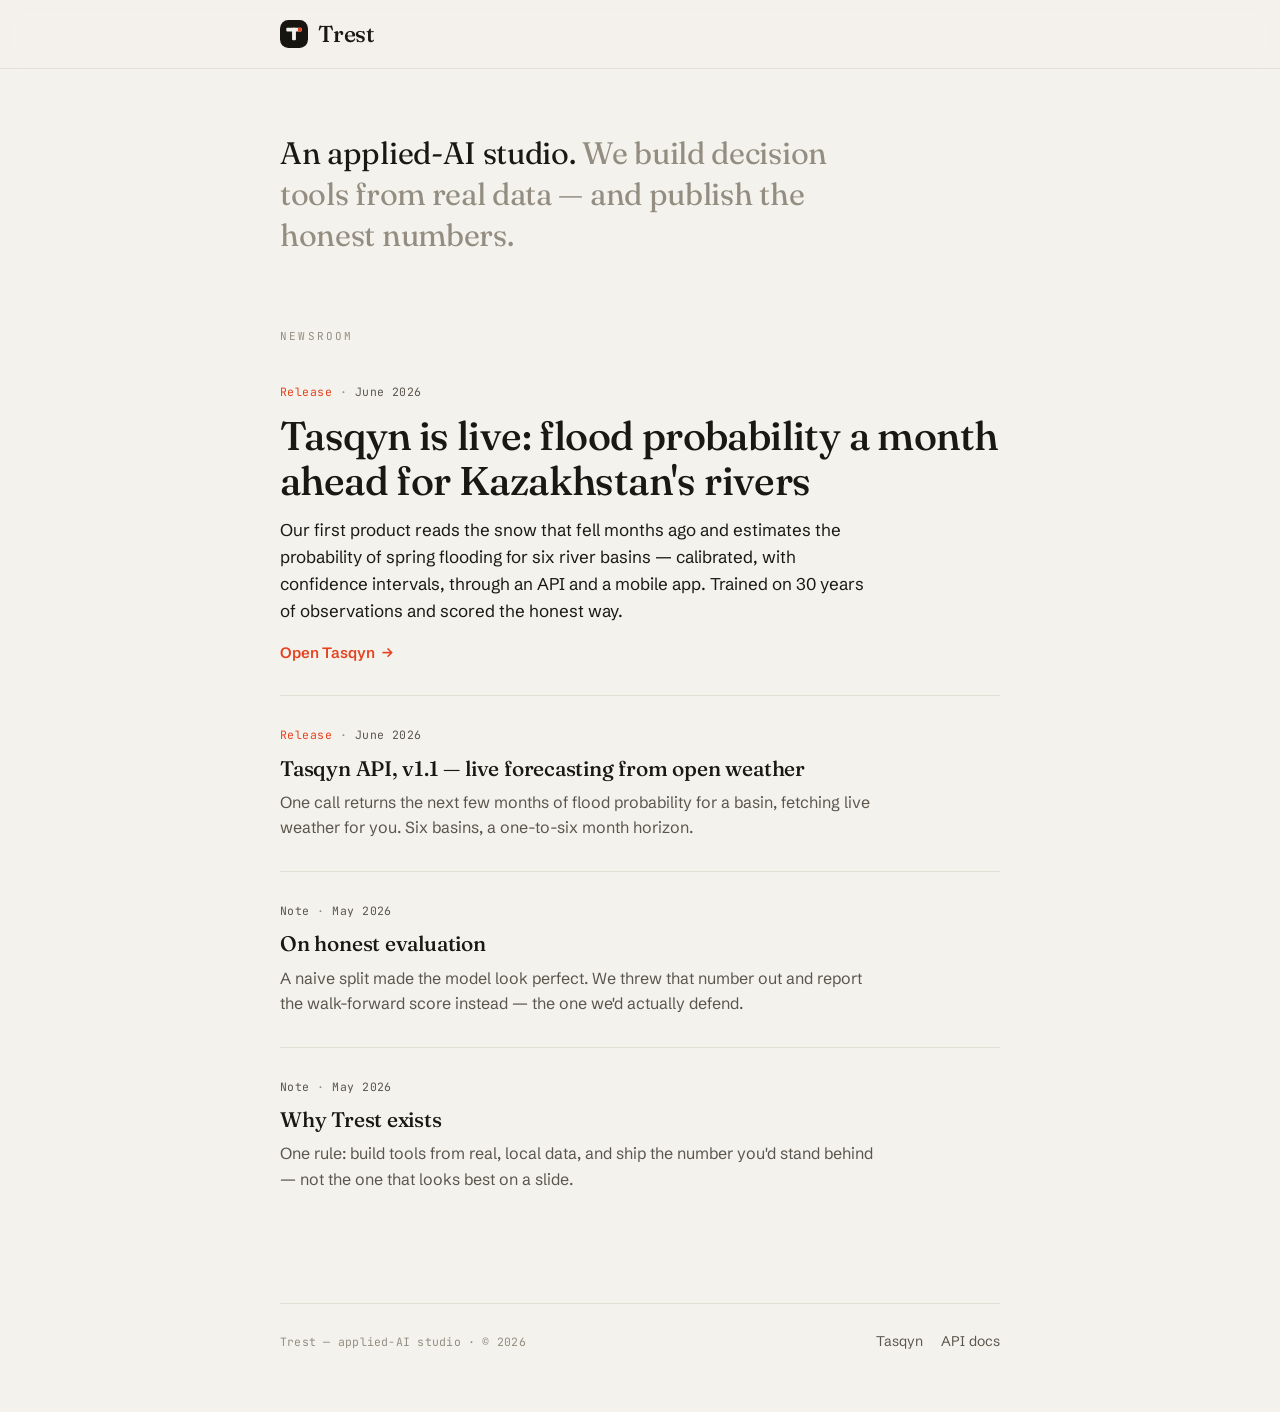
<file: index.html>
<!doctype html>
<html lang="en">
<head>
<meta charset="utf-8" />
<meta name="viewport" content="width=device-width, initial-scale=1" />
<title>Trest</title>
<meta name="description" content="Trest is an applied-AI studio building decision tools from real, local data. Latest: Tasqyn — month-ahead flood forecasting for Kazakhstan's rivers — is live." />
<link rel="icon" href="assets/trest-mark.svg" />
<link rel="preconnect" href="https://fonts.googleapis.com" />
<link rel="preconnect" href="https://fonts.gstatic.com" crossorigin />
<link href="https://fonts.googleapis.com/css2?family=Fraunces:opsz,wght@9..144,400;9..144,500;9..144,600&family=Schibsted+Grotesk:wght@400;500;600&family=JetBrains+Mono:wght@400;500&display=swap" rel="stylesheet" />
<link rel="stylesheet" href="trest.css" />
</head>
<body>

<!-- header: just the wordmark, top-left -->
<header class="top">
  <div class="row">
    <a class="wordmark" href="/" aria-label="Trest">
      <svg class="mark" viewBox="0 0 40 40" role="img" aria-label="Trest">
        <rect x="0" y="0" width="40" height="40" rx="12" fill="#17150f"/>
        <rect x="9" y="11" width="22" height="5.5" rx="1.6" fill="#f4f2ec"/>
        <rect x="17.25" y="11" width="5.5" height="18" rx="1.6" fill="#f4f2ec"/>
        <rect x="25.5" y="11" width="5.5" height="5.5" rx="1.6" fill="#e5421f"/>
      </svg>
      <span class="wm-text">Trest</span>
    </a>
  </div>
</header>

<main>
  <p class="intro rv">An applied-AI studio. <span class="q">We build decision tools from real data — and publish the honest numbers.</span></p>

  <div class="label rv">Newsroom</div>

  <div class="news">

    <!-- lead: Tasqyn release -->
    <article class="item lead link rv" data-href="tasqyn/">
      <div class="meta"><span class="rel">Release</span> · <span class="k">June 2026</span></div>
      <h2>Tasqyn is live: flood probability a month ahead for Kazakhstan's rivers</h2>
      <p>Our first product reads the snow that fell months ago and estimates the probability of spring
        flooding for six river basins — calibrated, with confidence intervals, through an API and a mobile
        app. Trained on 30 years of observations and scored the honest way.</p>
      <a class="more" href="tasqyn/">Open Tasqyn <span class="arr">→</span></a>
    </article>

    <article class="item link rv" data-href="tasqyn/docs.html">
      <div class="meta"><span class="rel">Release</span> · <span class="k">June 2026</span></div>
      <h3>Tasqyn API, v1.1 — live forecasting from open weather</h3>
      <p>One call returns the next few months of flood probability for a basin, fetching live weather for
        you. Six basins, a one-to-six month horizon.</p>
    </article>

    <article class="item link rv" data-href="tasqyn/index.html#model">
      <div class="meta"><span class="k">Note</span> · <span class="k">May 2026</span></div>
      <h3>On honest evaluation</h3>
      <p>A naive split made the model look perfect. We threw that number out and report the walk-forward
        score instead — the one we'd actually defend.</p>
    </article>

    <article class="item rv">
      <div class="meta"><span class="k">Note</span> · <span class="k">May 2026</span></div>
      <h3>Why Trest exists</h3>
      <p>One rule: build tools from real, local data, and ship the number you'd stand behind — not the one
        that looks best on a slide.</p>
    </article>

  </div>
</main>

<footer>
  <span class="who">Trest — applied-AI studio · © 2026</span>
  <span class="links">
    <a href="tasqyn/">Tasqyn</a>
    <a href="tasqyn/docs.html">API docs</a>
  </span>
</footer>

<script src="trest.js"></script>
</body>
</html>
</file>
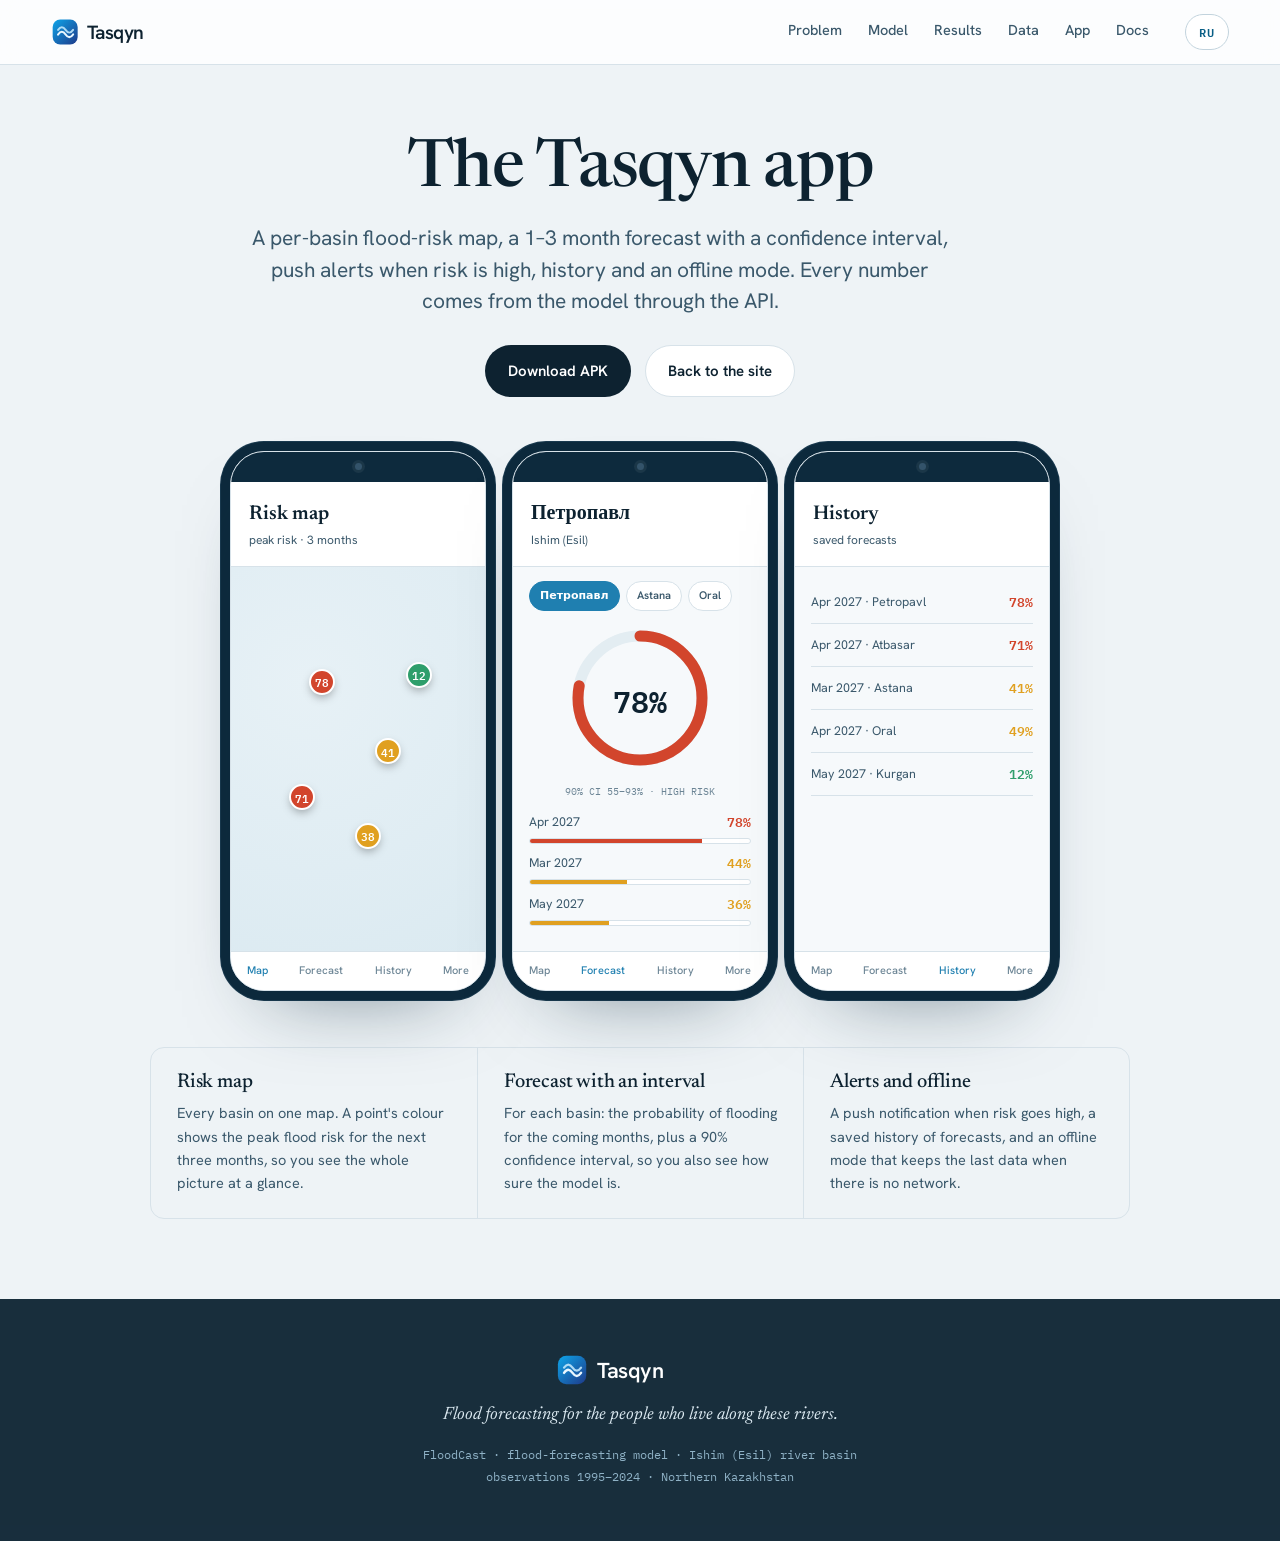
<file: tasqyn/app.html>
<!doctype html>
<html lang="en">
<head>
<meta charset="utf-8" />
<meta name="viewport" content="width=device-width, initial-scale=1" />
<title>The Tasqyn app — flood-risk map &amp; forecast</title>
<meta name="description" content="The Tasqyn mobile app: a per-basin flood-risk map, a 1–3 month forecast with a confidence interval, push alerts, history and an offline mode. Download the APK." />
<link rel="icon" href="assets/icon.svg" />
<link rel="preconnect" href="https://fonts.googleapis.com" />
<link rel="preconnect" href="https://fonts.gstatic.com" crossorigin />
<link href="https://fonts.googleapis.com/css2?family=Newsreader:ital,opsz,wght@0,6..72,400;0,6..72,500;0,6..72,600;1,6..72,400;1,6..72,500&family=Hanken+Grotesk:wght@400;500;600;700&family=IBM+Plex+Mono:wght@400;500;600&display=swap" rel="stylesheet" />
<link rel="stylesheet" href="styles.css" />
</head>
<body class="apppage-body">

<!-- NAV -->
<nav id="nav">
  <div class="wrap">
    <a class="brand" href="index.html#top" aria-label="Tasqyn">
      <svg class="logo" viewBox="0 0 178 36" role="img" aria-label="Tasqyn">
        <defs><linearGradient id="lgm" x1="0" y1="0" x2="1" y2="1"><stop offset="0" stop-color="#0ea5e9"/><stop offset="1" stop-color="#1e3a8a"/></linearGradient></defs>
        <rect x="2" y="3" width="30" height="30" rx="9" fill="url(#lgm)"/>
        <path d="M8.5 21 q4.5 -6.5 9 0 q4.5 6.5 9 0" stroke="#eaf7ff" stroke-width="2.6" fill="none" stroke-linecap="round"/>
        <path d="M8.5 15.5 q4.5 -6.5 9 0 q4.5 6.5 9 0" stroke="#bfe6fb" stroke-width="2.4" fill="none" stroke-linecap="round" opacity=".9"/>
        <text x="43" y="26" class="wordmark" fill="currentColor">Tasqyn</text>
      </svg>
    </a>
    <div class="navlinks">
      <a href="index.html#problem" data-en="Problem">Проблема</a>
      <a href="index.html#model" data-en="Model">Модель</a>
      <a href="index.html#results" data-en="Results">Результаты</a>
      <a href="index.html#map" data-en="Data">Данные</a>
      <a href="app.html" data-en="App">Приложение</a>
      <a href="docs.html" data-en="Docs">Документация</a>
      <button class="lang-toggle" id="langToggle" aria-label="Switch language">EN</button>
    </div>
    <button class="nav-burger" id="navBurger" aria-label="Меню" aria-expanded="false"><span></span><span></span><span></span></button>
  </div>
</nav>

<main class="apppage">

  <section class="app-hero">
    <h1 data-en="The Tasqyn app">Приложение Tasqyn</h1>
    <p class="dek" data-en="A per-basin flood-risk map, a 1–3 month forecast with a confidence interval, push alerts when risk is high, history and an offline mode. Every number comes from the model through the API.">Карта риска паводков по бассейнам, прогноз на 1–3 месяца с доверительным интервалом, пуши при высоком риске, история и офлайн-режим. Все цифры приходят из модели через API.</p>
    <div class="cta-row">
      <a class="btn btn-apk" href="assets/tasqyn.apk" download data-en="Download APK">Скачать APK</a>
      <a class="btn btn-soft" href="index.html" data-en="Back to the site">Вернуться на сайт</a>
    </div>
  </section>

  <!-- current screenshots (same mockups as on the site) -->
  <div class="phones-wrap">
    <div class="phones">
      <div class="phone">
        <div class="screen"><div class="bar"><span class="dot-cam"></span></div>
          <div class="app-head"><div class="app-title" data-en="Risk map">Карта риска</div><div class="app-sub" data-en="peak risk · 3 months">пиковый риск · 3 месяца</div></div>
          <div class="map-mock">
            <span class="pin high" style="left:36%;top:30%">78</span>
            <span class="pin amber" style="left:62%;top:48%">41</span>
            <span class="pin high" style="left:28%;top:60%">71</span>
            <span class="pin safe" style="left:74%;top:28%">12</span>
            <span class="pin amber" style="left:54%;top:70%">38</span>
          </div>
          <div class="tabbar"><span class="t on" data-en="Map">Карта</span><span class="t" data-en="Forecast">Прогноз</span><span class="t" data-en="History">История</span><span class="t" data-en="More">Ещё</span></div>
        </div>
      </div>
      <div class="phone">
        <div class="screen"><div class="bar"><span class="dot-cam"></span></div>
          <div class="app-head grad"><div class="app-title">Петропавл</div><div class="app-sub" data-en="Ishim (Esil)">Ишим (Есиль)</div></div>
          <div class="app-body">
            <div class="pill-row"><b class="on">Петропавл</b><b data-en="Astana">Астана</b><b data-en="Oral">Орал</b></div>
            <div class="gauge-mock">
              <svg width="150" height="150" viewBox="0 0 150 150">
                <circle cx="75" cy="75" r="62" fill="none" stroke="#e3edf2" stroke-width="11"/>
                <circle cx="75" cy="75" r="62" fill="none" stroke="#d2452c" stroke-width="11" stroke-linecap="round"
                        stroke-dasharray="389.6" stroke-dashoffset="85.7" transform="rotate(-90 75 75)"/>
              </svg>
              <div class="gv">78%</div>
            </div>
            <div class="ci-line" data-en="90% CI 55–93% · HIGH RISK">90% ДИ 55–93% · РИСК ВЫСОКИЙ</div>
            <div class="frow"><span data-en="Apr 2027">Апр 2027</span><span class="fp high">78%</span><i class="ft"><b style="width:78%;background:#d2452c"></b></i></div>
            <div class="frow"><span data-en="Mar 2027">Мар 2027</span><span class="fp amber">44%</span><i class="ft"><b style="width:44%;background:#e0a020"></b></i></div>
            <div class="frow"><span data-en="May 2027">Май 2027</span><span class="fp amber">36%</span><i class="ft"><b style="width:36%;background:#e0a020"></b></i></div>
          </div>
          <div class="tabbar"><span class="t" data-en="Map">Карта</span><span class="t on" data-en="Forecast">Прогноз</span><span class="t" data-en="History">История</span><span class="t" data-en="More">Ещё</span></div>
        </div>
      </div>
      <div class="phone">
        <div class="screen"><div class="bar"><span class="dot-cam"></span></div>
          <div class="app-head"><div class="app-title" data-en="History">История</div><div class="app-sub" data-en="saved forecasts">сохранённые прогнозы</div></div>
          <div class="app-body">
            <div class="hrow"><span data-en="Apr 2027 · Petropavl">Апр 2027 · Петропавл</span><span class="fp high">78%</span></div>
            <div class="hrow"><span data-en="Apr 2027 · Atbasar">Апр 2027 · Атбасар</span><span class="fp high">71%</span></div>
            <div class="hrow"><span data-en="Mar 2027 · Astana">Мар 2027 · Астана</span><span class="fp amber">41%</span></div>
            <div class="hrow"><span data-en="Apr 2027 · Oral">Апр 2027 · Орал</span><span class="fp amber">49%</span></div>
            <div class="hrow"><span data-en="May 2027 · Kurgan">Май 2027 · Курган</span><span class="fp safe">12%</span></div>
          </div>
          <div class="tabbar"><span class="t" data-en="Map">Карта</span><span class="t" data-en="Forecast">Прогноз</span><span class="t on" data-en="History">История</span><span class="t" data-en="More">Ещё</span></div>
        </div>
      </div>
    </div>
  </div>

  <!-- features -->
  <div class="app-features">
    <div class="unified wide">
      <div class="u-item">
        <h3 data-en="Risk map">Карта риска</h3>
        <p data-en="Every basin on one map. A point's colour shows the peak flood risk for the next three months, so you see the whole picture at a glance.">Все бассейны на одной карте. Цвет точки показывает пиковый риск паводка на ближайшие три месяца, так что вся картина видна сразу.</p>
      </div>
      <div class="u-item">
        <h3 data-en="Forecast with an interval">Прогноз с интервалом</h3>
        <p data-en="For each basin: the probability of flooding for the coming months, plus a 90% confidence interval, so you also see how sure the model is.">По каждому бассейну: вероятность паводка на ближайшие месяцы и 90% доверительный интервал, чтобы было видно, насколько модель уверена.</p>
      </div>
      <div class="u-item">
        <h3 data-en="Alerts and offline">Уведомления и офлайн</h3>
        <p data-en="A push notification when risk goes high, a saved history of forecasts, and an offline mode that keeps the last data when there is no network.">Push при высоком риске, сохранённая история прогнозов и офлайн-режим, который держит последние данные, когда сети нет.</p>
      </div>
    </div>
  </div>

</main>

<footer>
  <div class="wrap">
    <div class="brand foot">
      <svg class="logo" viewBox="0 0 178 36" role="img" aria-label="Tasqyn">
        <defs><linearGradient id="lgmf" x1="0" y1="0" x2="1" y2="1"><stop offset="0" stop-color="#0ea5e9"/><stop offset="1" stop-color="#1e3a8a"/></linearGradient></defs>
        <rect x="2" y="3" width="30" height="30" rx="9" fill="url(#lgmf)"/>
        <path d="M8.5 21 q4.5 -6.5 9 0 q4.5 6.5 9 0" stroke="#eaf7ff" stroke-width="2.6" fill="none" stroke-linecap="round"/>
        <path d="M8.5 15.5 q4.5 -6.5 9 0 q4.5 6.5 9 0" stroke="#bfe6fb" stroke-width="2.4" fill="none" stroke-linecap="round" opacity=".9"/>
        <text x="43" y="26" class="wordmark" fill="currentColor">Tasqyn</text>
      </svg>
    </div>
    <div class="tagline" data-en="Flood forecasting for the people who live along these rivers.">Прогноз паводков для людей, живущих вдоль этих рек.</div>
    <div class="meta" data-en="FloodCast · flood-forecasting model · Ishim (Esil) river basin<br/>observations 1995–2024 · Northern Kazakhstan">FloodCast · модель прогноза паводков · бассейн реки Ишим (Есиль)<br/>данные наблюдений 1995–2024 · Северный Казахстан</div>
  </div>
</footer>

<script>
// lightweight i18n + reveal for the standalone app page
(function () {
  'use strict';
  var LANG = 'en';
  try { if (localStorage.getItem('tasqyn-lang') === 'ru') LANG = 'ru'; } catch (e) {}
  function applyStatic() {
    document.querySelectorAll('[data-en]').forEach(function (n) {
      if (n.dataset.ru === undefined) n.dataset.ru = n.innerHTML;
      n.innerHTML = LANG === 'en' ? n.dataset.en : n.dataset.ru;
    });
    document.documentElement.lang = LANG;
  }
  var btn = document.getElementById('langToggle');
  function sync() { if (btn) btn.textContent = LANG === 'ru' ? 'EN' : 'RU'; }
  applyStatic(); sync();
  if (btn) btn.addEventListener('click', function () {
    LANG = LANG === 'ru' ? 'en' : 'ru';
    try { localStorage.setItem('tasqyn-lang', LANG); } catch (e) {}
    applyStatic(); sync();
  });
  // mobile menu
  var burger = document.getElementById('navBurger');
  var links = document.querySelector('.navlinks');
  if (burger && links) {
    burger.addEventListener('click', function () {
      var open = links.classList.toggle('open');
      burger.classList.toggle('open', open);
      burger.setAttribute('aria-expanded', open);
    });
    links.querySelectorAll('a').forEach(function (a) {
      a.addEventListener('click', function () { links.classList.remove('open'); burger.classList.remove('open'); });
    });
  }
  // scroll reveal
  document.querySelectorAll('.app-hero, .phone, .unified').forEach(function (n) { n.classList.add('reveal'); });
  var io = new IntersectionObserver(function (es) {
    es.forEach(function (e) { if (e.isIntersecting) { e.target.classList.add('in'); io.unobserve(e.target); } });
  }, { threshold: 0.12 });
  document.querySelectorAll('.reveal').forEach(function (n) { io.observe(n); });
})();
</script>
</body>
</html>
</file>
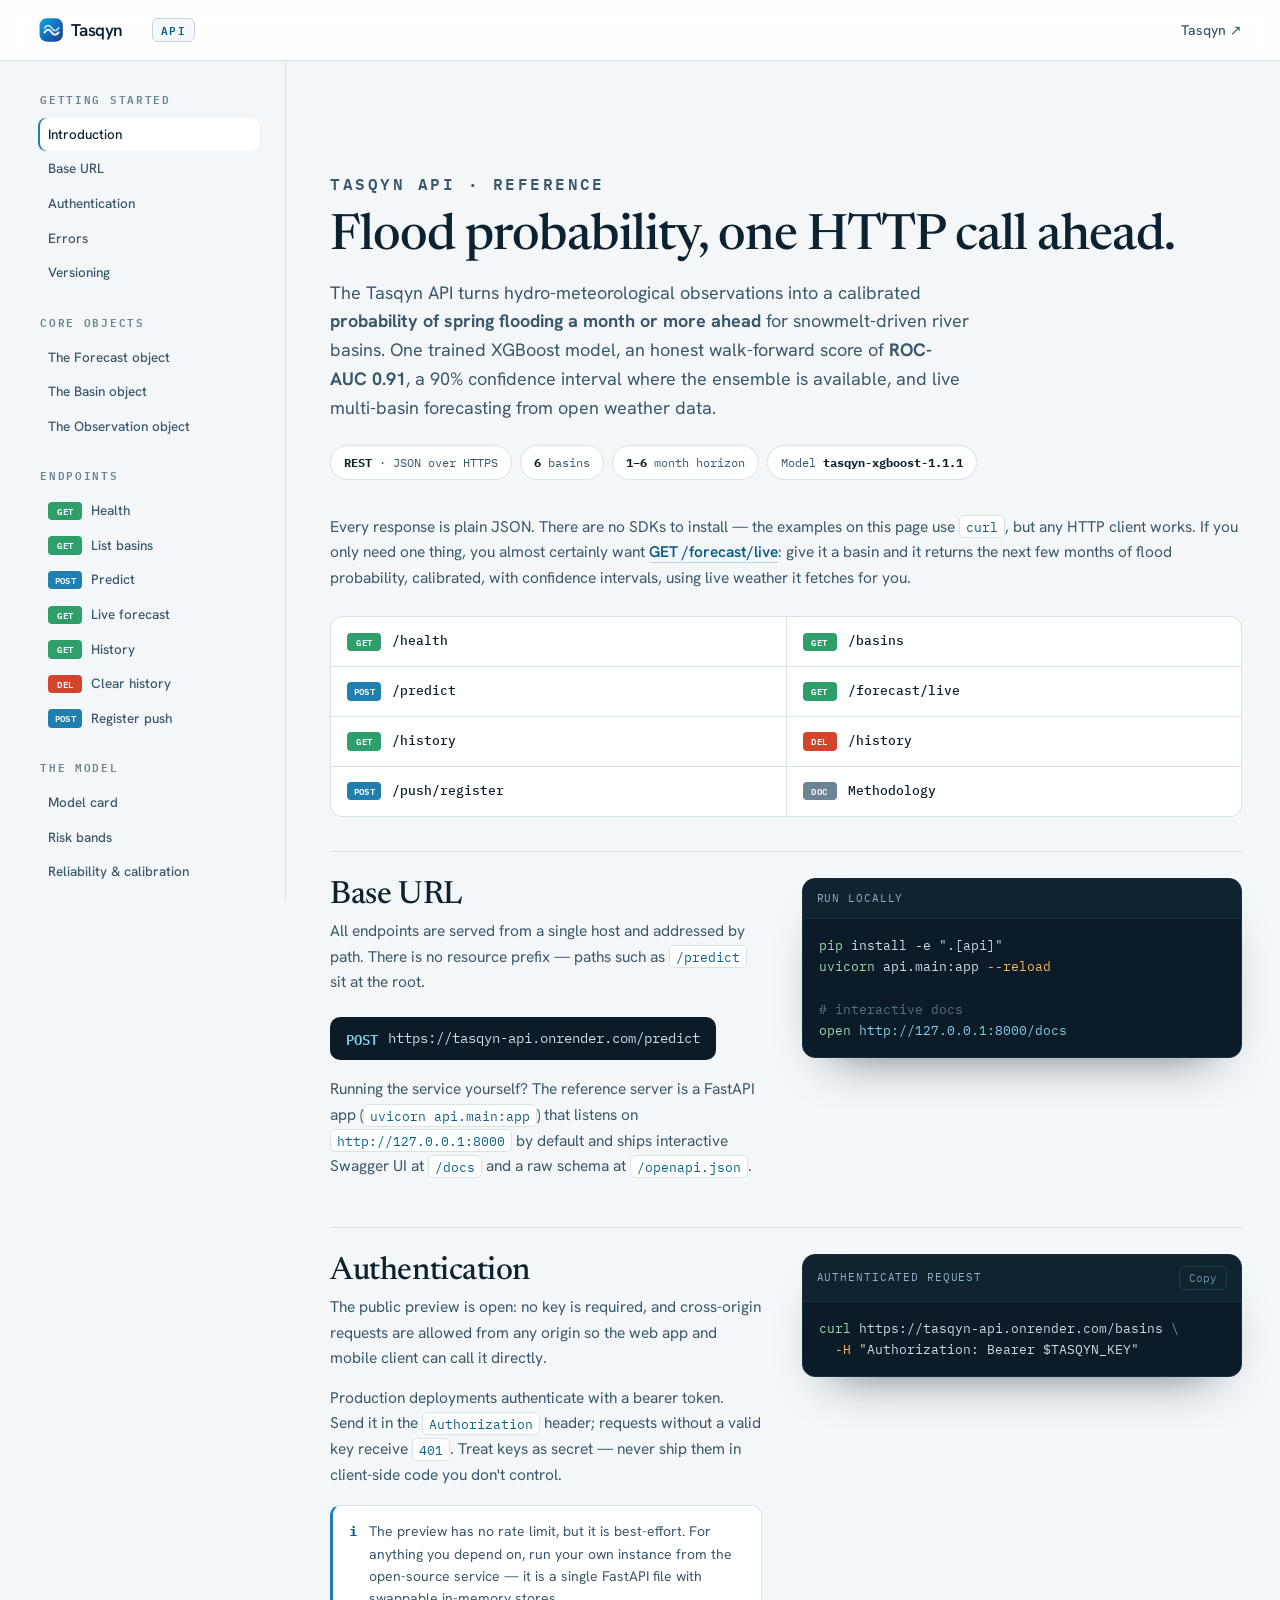
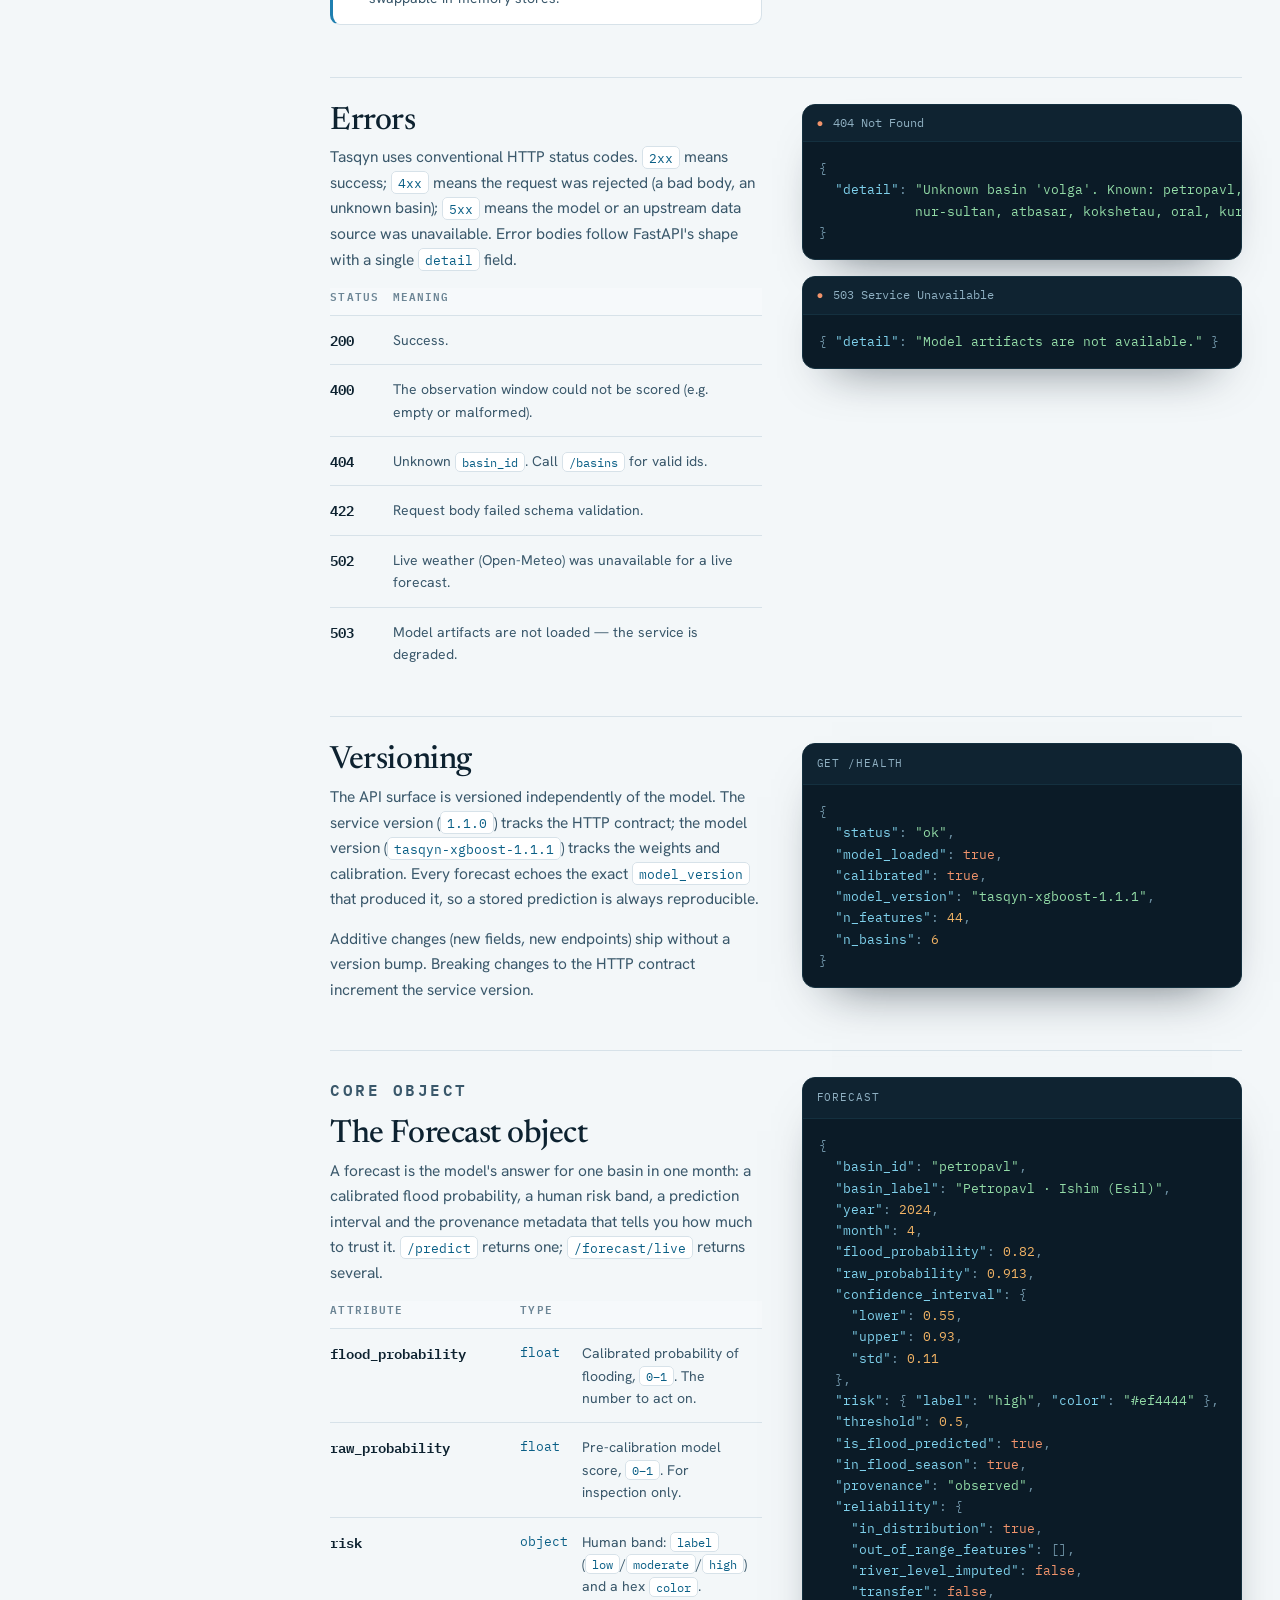
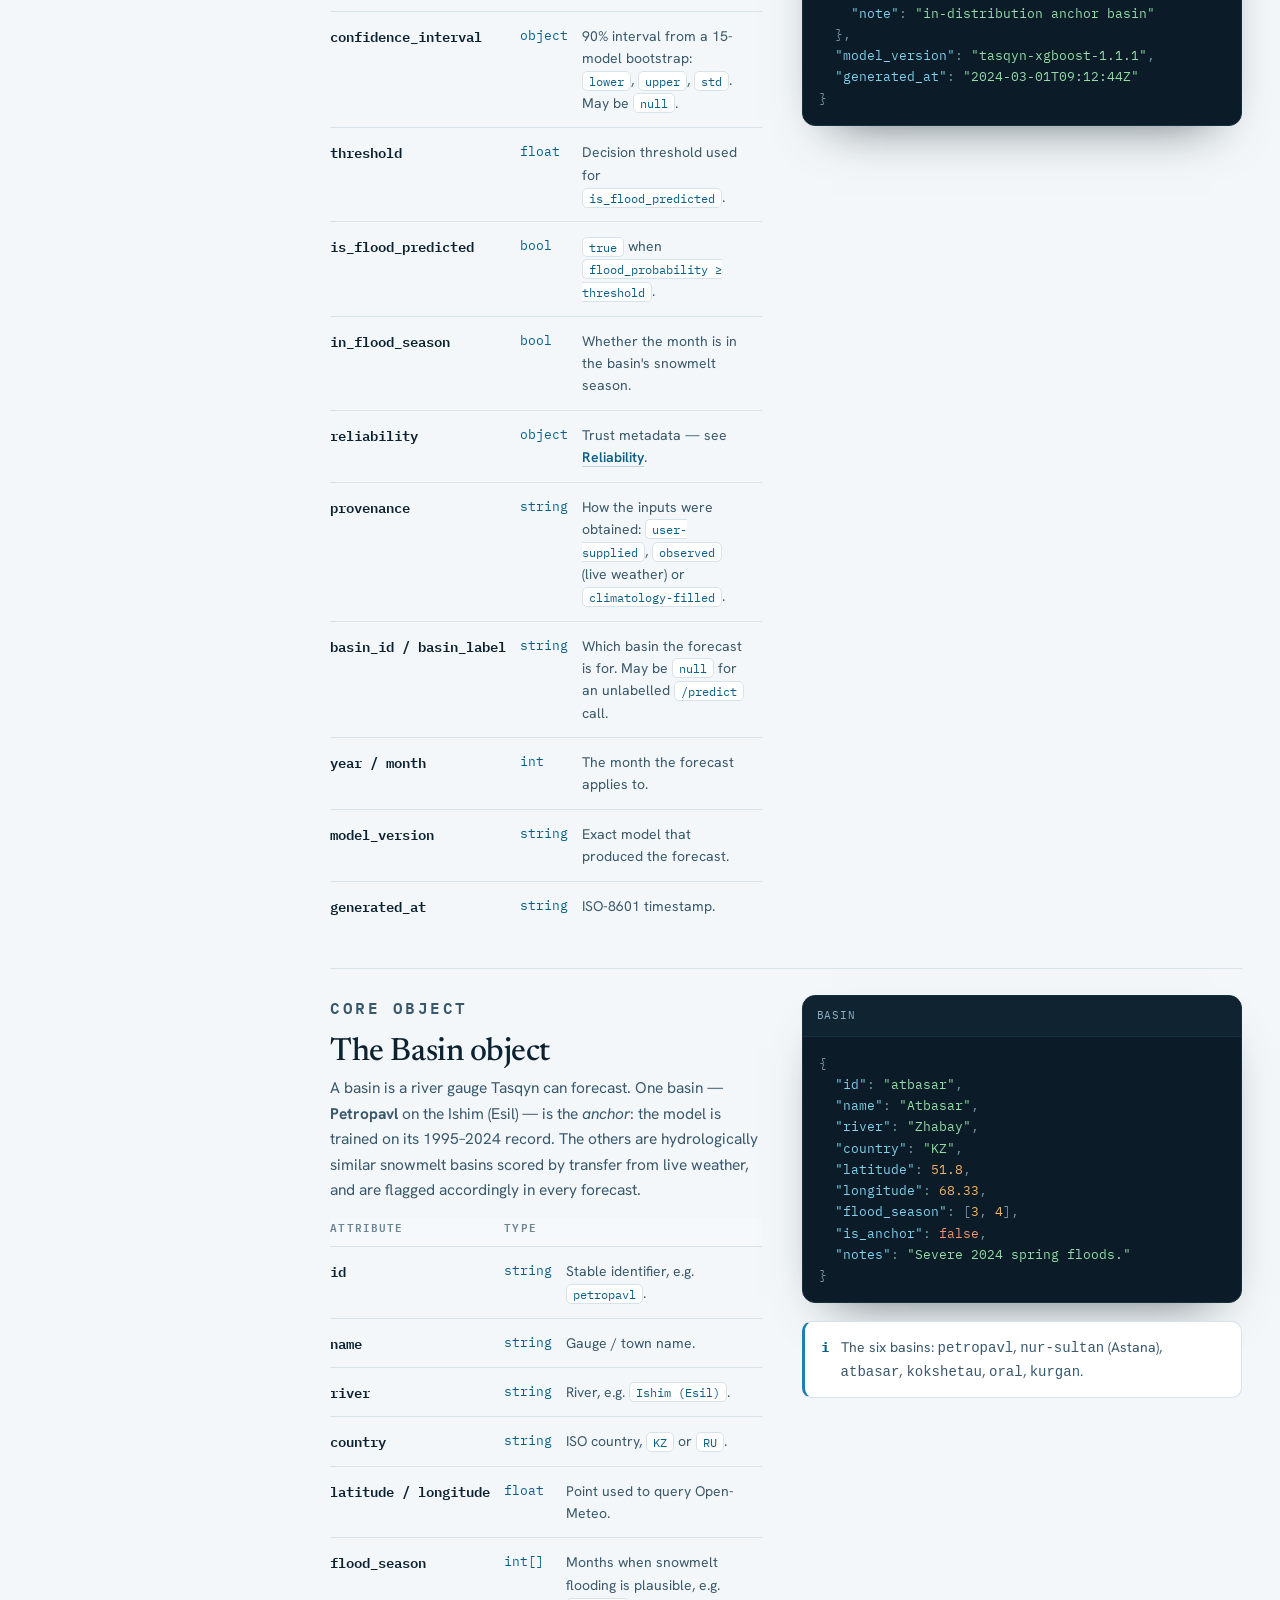
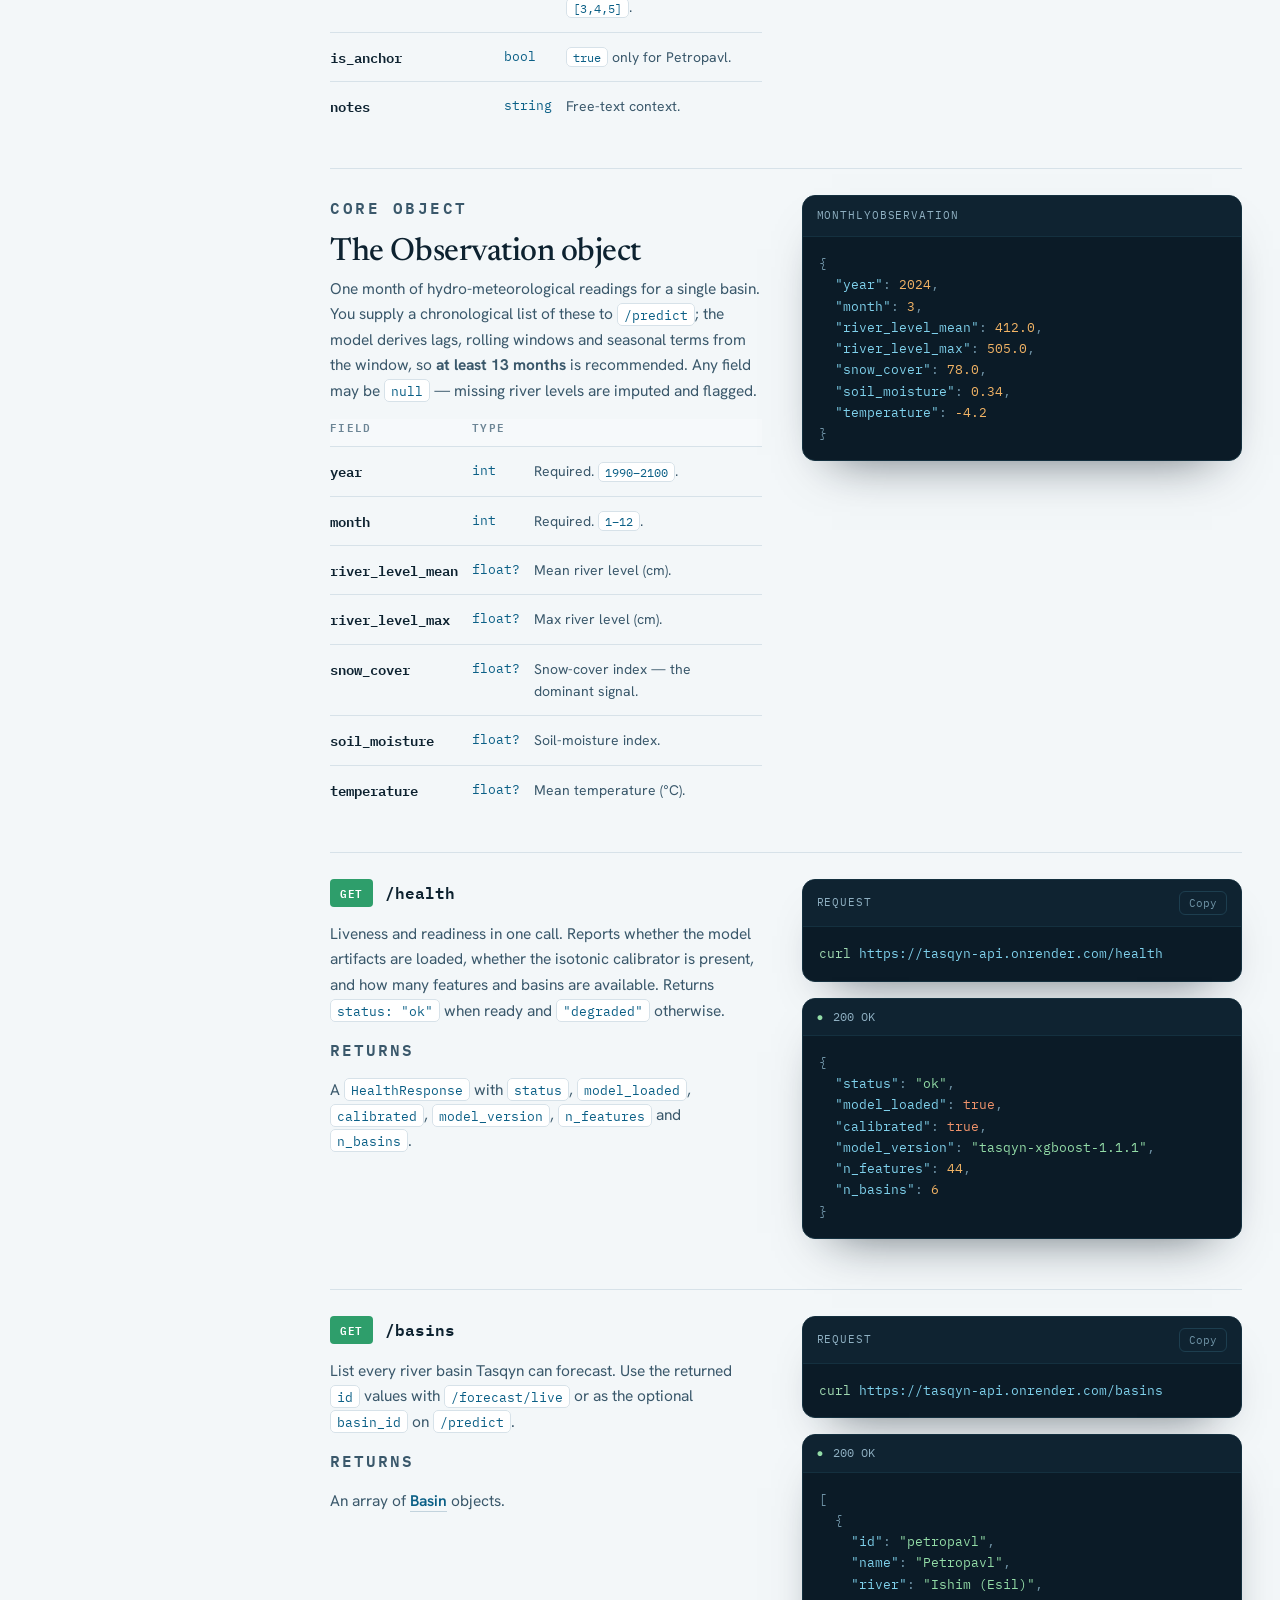
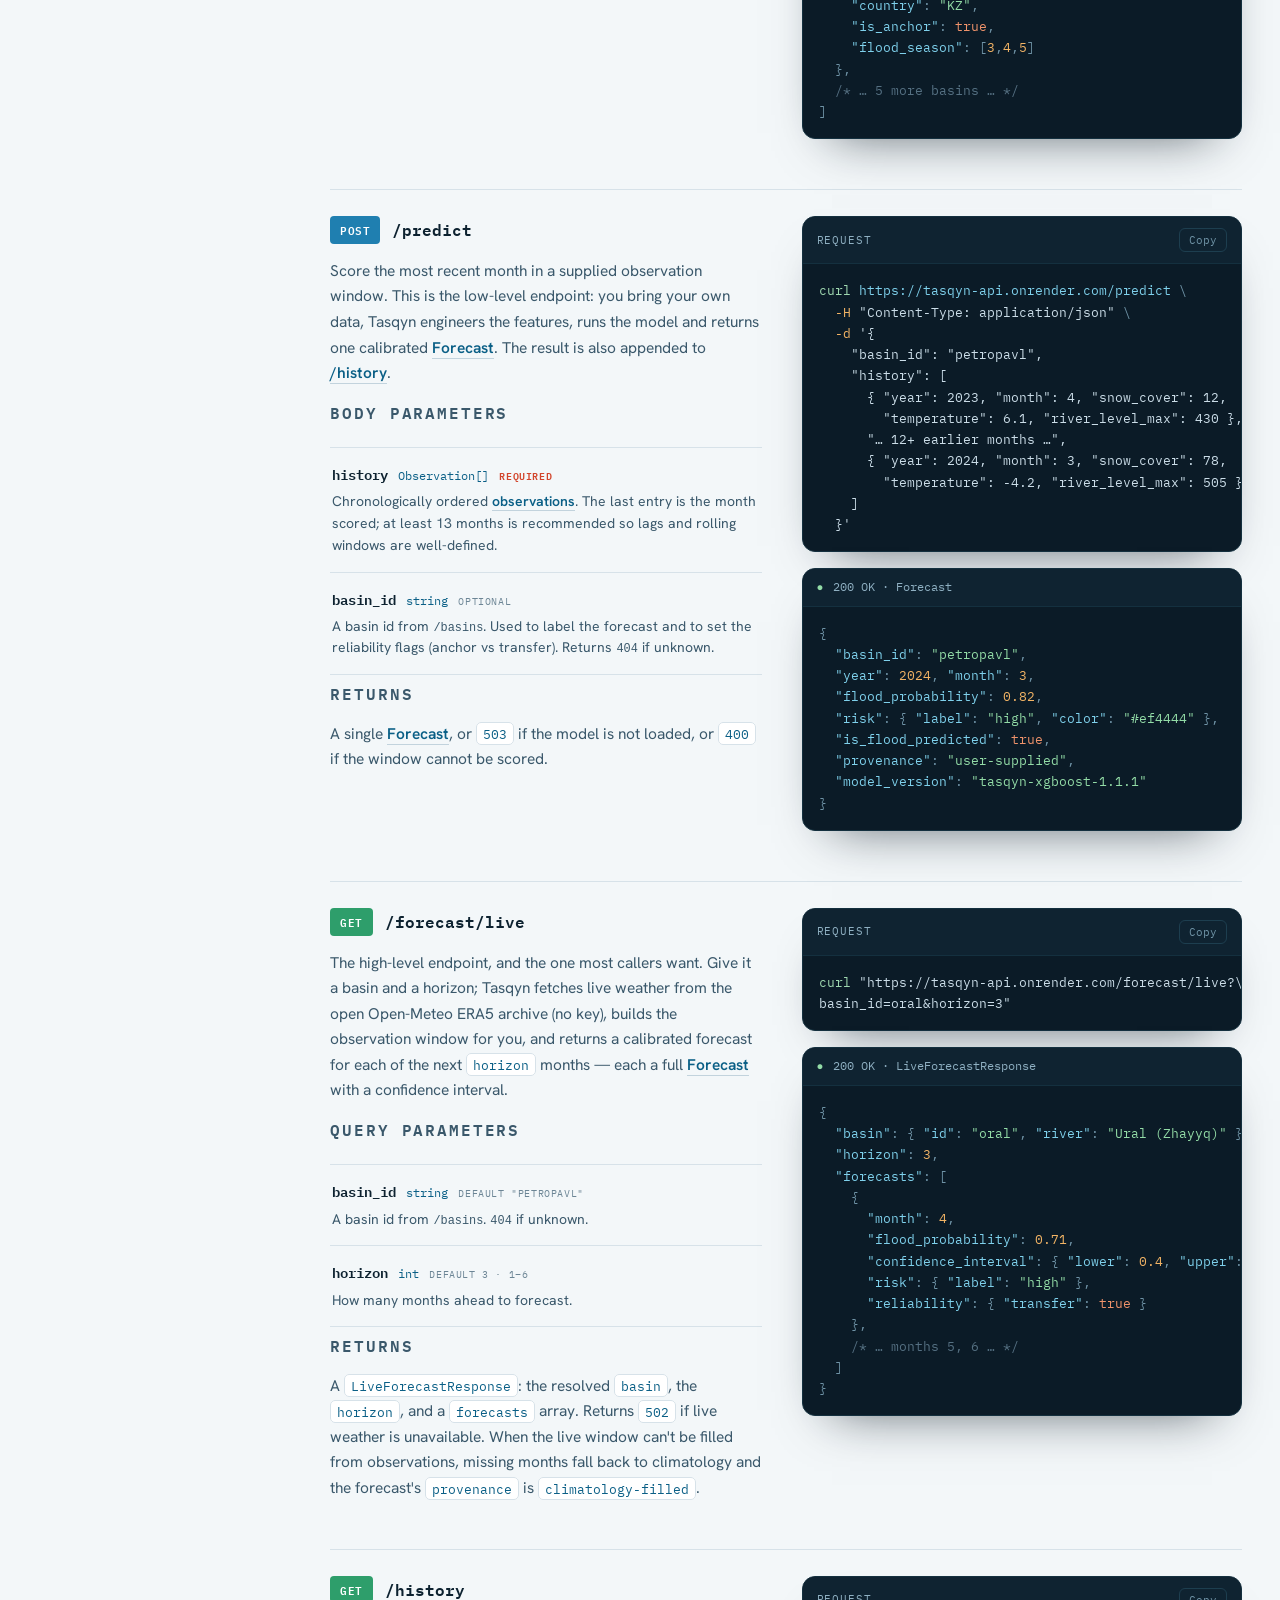
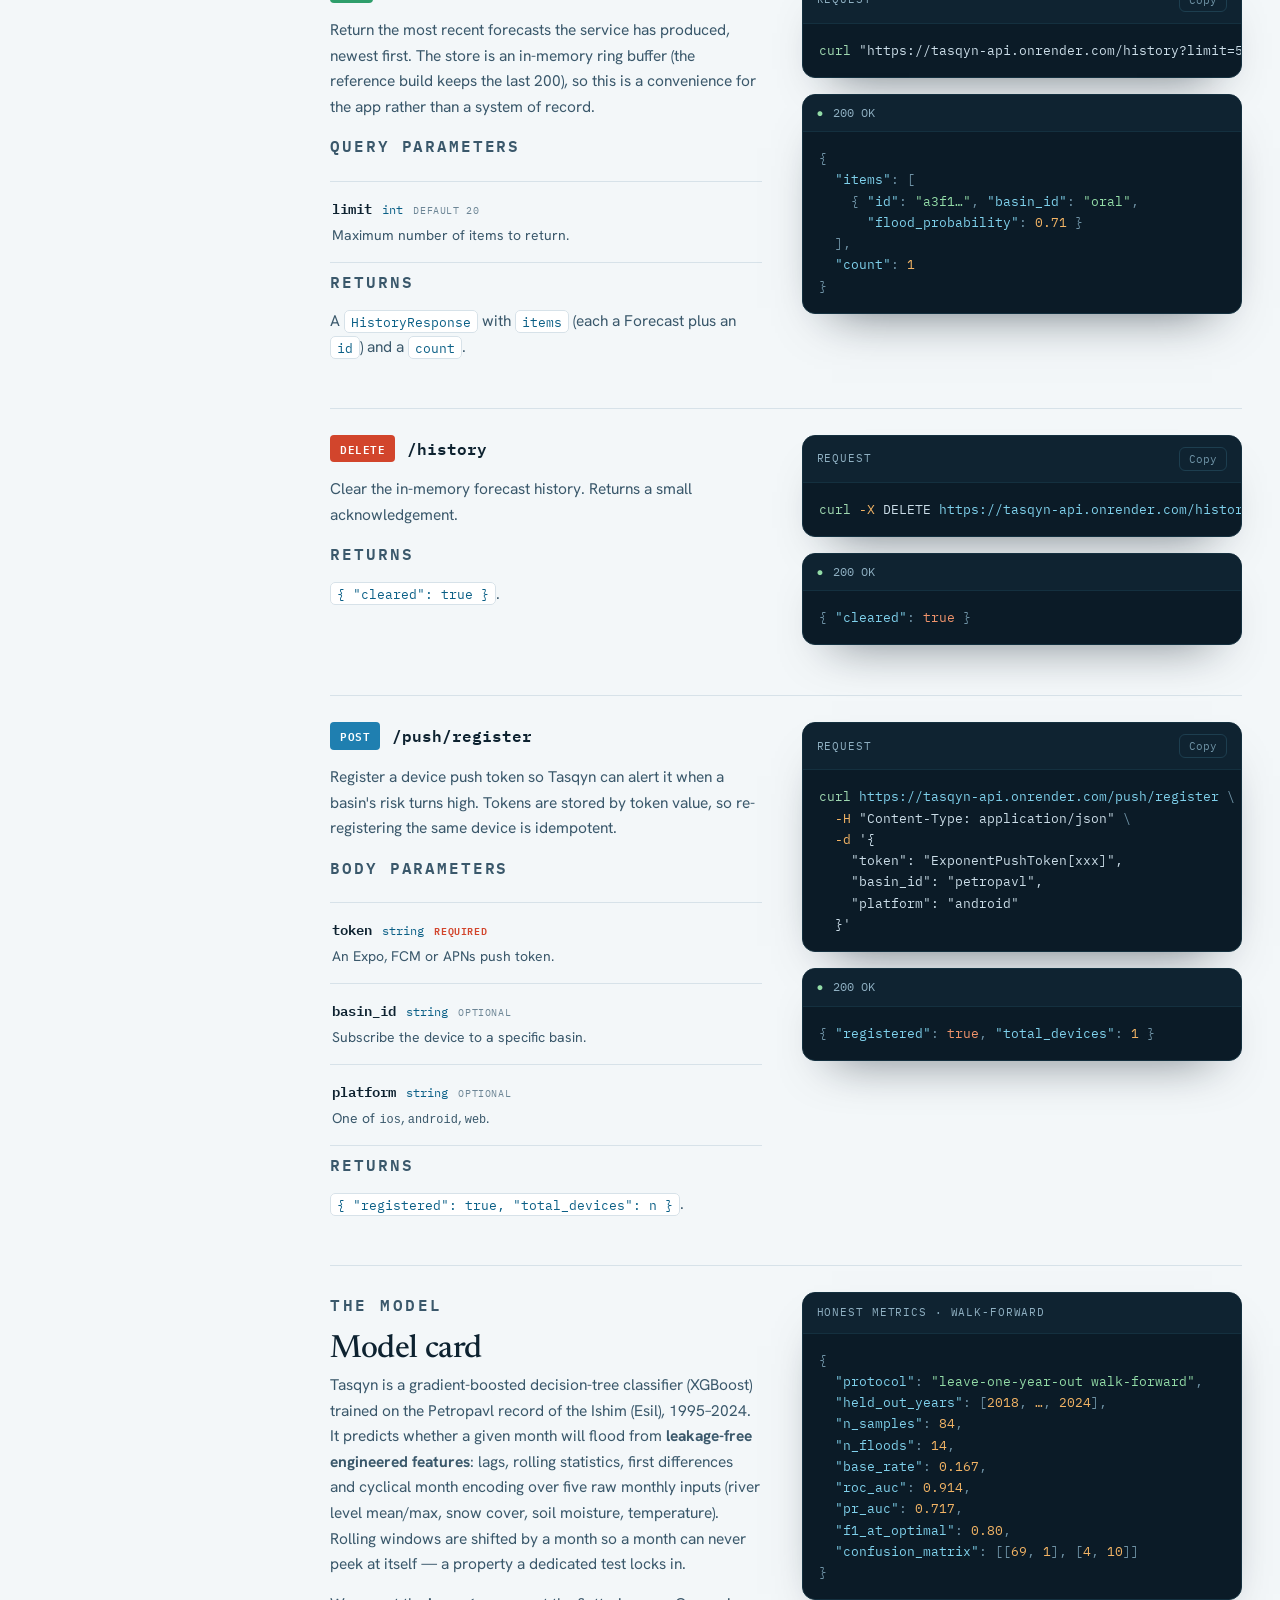
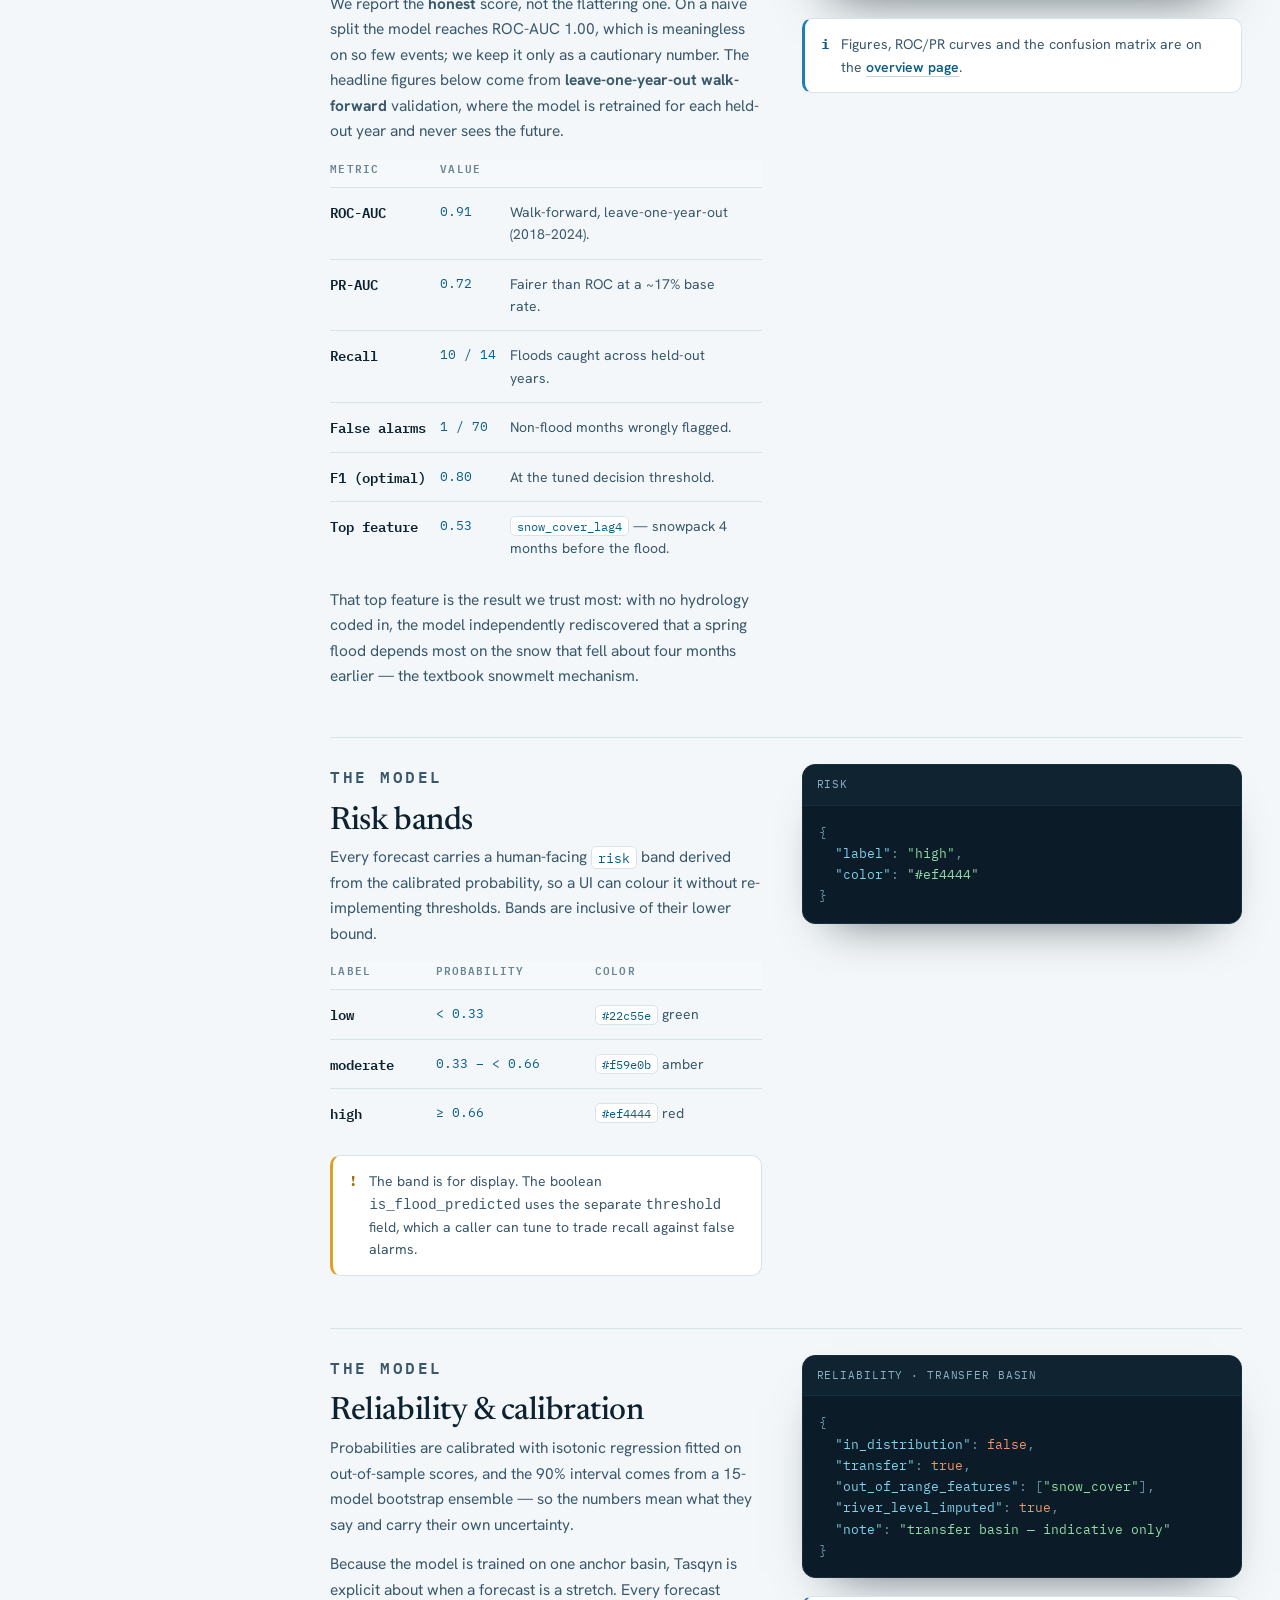
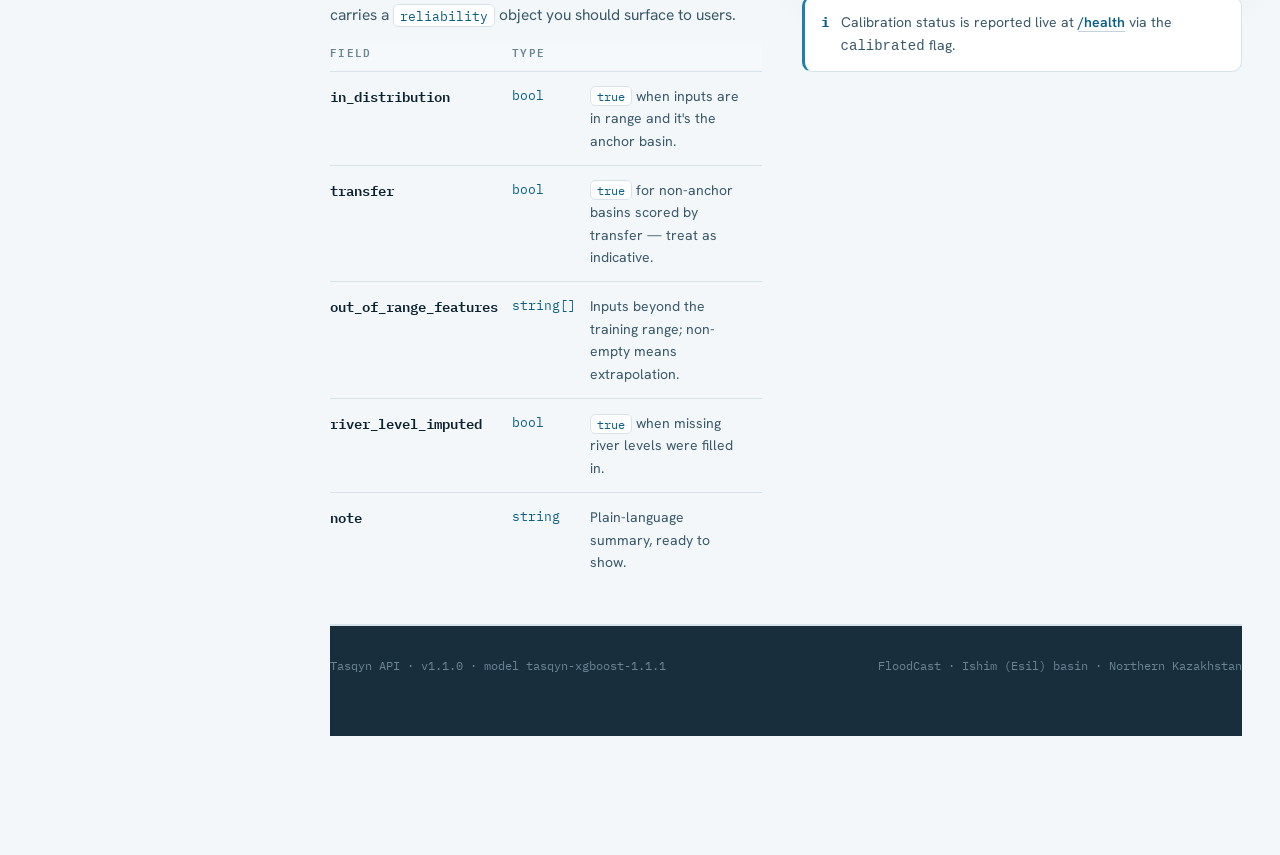
<file: tasqyn/docs.html>
<!doctype html>
<html lang="en">
<head>
<meta charset="utf-8" />
<meta name="viewport" content="width=device-width, initial-scale=1" />
<title>Tasqyn API Reference</title>
<meta name="description" content="Tasqyn API reference — REST endpoints and the flood-forecasting model. Score observation windows, run live multi-basin forecasts, read calibrated flood probabilities with confidence intervals. XGBoost, honest walk-forward validation." />
<link rel="icon" href="assets/icon.svg" />
<link rel="preconnect" href="https://fonts.googleapis.com" />
<link rel="preconnect" href="https://fonts.gstatic.com" crossorigin />
<link href="https://fonts.googleapis.com/css2?family=Newsreader:ital,opsz,wght@0,6..72,400;0,6..72,500;0,6..72,600;1,6..72,400&family=Hanken+Grotesk:wght@400;500;600;700&family=IBM+Plex+Mono:wght@400;500;600&display=swap" rel="stylesheet" />
<link rel="stylesheet" href="styles.css" />
<style>
/* ============================================================
   Tasqyn API reference — Stripe-style three-column docs.
   Reuses tokens/fonts from styles.css; adds the docs shell,
   the sticky sidebar and the dark code rail.
   ============================================================ */
:root{
  --doc-bg:#f3f7f9;
  --code-bg:#0b1b27;
  --code-bg-2:#0f2331;
  --code-line:#14303f;
  --code-ink:#cbdde8;
  --code-mut:#5d7e91;
  --t-key:#7fd1ec;
  --t-str:#93dca7;
  --t-num:#f3b465;
  --t-bool:#f0936b;
  --t-punc:#6f93a6;
  --t-com:#557082;
}
html{background:var(--doc-bg);scroll-behavior:smooth}
body.docs-body{background:var(--doc-bg);color:var(--ink)}
a:focus-visible,button:focus-visible{outline:2px solid var(--water);outline-offset:2px;border-radius:4px}

/* ---- top bar ---- */
.doc-top{position:sticky;top:0;z-index:60;background:rgba(255,255,255,.88);
  backdrop-filter:blur(12px);border-bottom:1px solid var(--line)}
.doc-top .row{width:min(1340px,94vw);margin:0 auto;display:flex;align-items:center;
  justify-content:space-between;height:60px;gap:18px}
.doc-brand{display:flex;align-items:center;gap:11px;color:var(--ink)}
.doc-brand .logo{height:28px;width:auto;display:block}
.doc-brand .logo .wordmark{font-family:var(--sans);font-size:22px;font-weight:600;letter-spacing:-.6px}
.api-badge{font-family:var(--mono);font-size:10.5px;font-weight:600;letter-spacing:.12em;
  color:var(--water-deep);background:var(--surface-2);border:1px solid var(--line-2);
  border-radius:6px;padding:3px 8px;text-transform:uppercase}
.doc-right{display:flex;align-items:center;gap:14px}
.doc-back{font-size:14px;font-weight:500;color:var(--ink-2);transition:color .18s}
.doc-back:hover{color:var(--water-deep)}
.doc-burger{display:none;flex-direction:column;gap:5px;background:none;border:0;cursor:pointer;padding:8px}
.doc-burger span{display:block;width:22px;height:2px;background:var(--ink);border-radius:2px}
@media(max-width:880px){.doc-burger{display:flex}}

/* ---- shell ---- */
.doc-shell{width:min(1340px,94vw);margin:0 auto;display:grid;
  grid-template-columns:248px minmax(0,1fr);gap:0;align-items:start}

/* ---- sidebar ---- */
.doc-side{position:sticky;top:60px;height:calc(100vh - 60px);overflow-y:auto;
  padding:30px 26px 60px 0;border-right:1px solid var(--line)}
.doc-side::-webkit-scrollbar{width:8px}
.doc-side::-webkit-scrollbar-thumb{background:var(--line-2);border-radius:8px}
.side-group{margin-bottom:24px}
.side-group h4{font-family:var(--mono);font-size:10.5px;letter-spacing:.16em;text-transform:uppercase;
  color:var(--muted);font-weight:600;margin:0 0 10px;padding-left:2px}
.side-group a{display:flex;align-items:center;gap:9px;font-size:13.5px;color:var(--ink-2);
  padding:6px 10px;border-radius:8px;font-weight:500;transition:.15s;margin-bottom:1px}
.side-group a:hover{background:var(--surface);color:var(--ink)}
.side-group a.on{background:var(--surface);color:var(--ink);box-shadow:inset 2px 0 0 var(--water)}
.m-tag{font-family:var(--mono);font-size:9px;font-weight:600;letter-spacing:.04em;padding:2px 5px;
  border-radius:4px;color:#fff;flex:none;min-width:34px;text-align:center}
.m-get{background:#2e9e6b}.m-post{background:#1f7fb0}.m-del{background:#d2452c}

/* ---- main column ---- */
.doc-main{padding:30px 0 120px 44px;min-width:0}
.doc-section{padding:26px 0 34px;border-bottom:1px solid var(--line);scroll-margin-top:80px}
.doc-section:last-child{border-bottom:0}

/* two-column: prose left, code rail right */
.split{display:grid;grid-template-columns:minmax(0,1fr) minmax(0,440px);gap:40px;align-items:start}
@media(max-width:1100px){.split{grid-template-columns:1fr}}
.split .code-col{position:sticky;top:80px}
@media(max-width:1100px){.split .code-col{position:static}}

.doc-h1{font-family:var(--serif);font-weight:500;font-size:clamp(34px,4.4vw,50px);
  letter-spacing:-.02em;line-height:1.04;margin:0 0 16px}
.doc-h2{font-family:var(--serif);font-weight:500;font-size:clamp(24px,3vw,32px);
  letter-spacing:-.015em;margin:0 0 6px}
.doc-ey{font-family:var(--mono);font-size:11.5px;letter-spacing:.16em;text-transform:uppercase;
  color:var(--water-deep);font-weight:600;margin:0 0 10px}
.doc-main p{font-size:15.5px;line-height:1.65;color:var(--ink-2);margin:0 0 14px}
.doc-main p code,.doc-main li code,td code,.inline{font-family:var(--mono);font-size:.86em;
  background:var(--surface);border:1px solid var(--line);border-radius:5px;padding:1.5px 6px;color:var(--water-deep)}
.doc-main a.lnk{color:var(--water-deep);font-weight:600;border-bottom:1px solid var(--line-2)}
.doc-main a.lnk:hover{border-bottom-color:var(--water)}

.endpoint-head{display:flex;align-items:center;gap:12px;flex-wrap:wrap;margin:0 0 14px}
.endpoint-head .m-tag{font-size:11px;padding:5px 10px;min-width:auto}
.endpoint-head .path{font-family:var(--mono);font-size:16px;font-weight:600;color:var(--ink);word-break:break-all}

/* parameter list */
.params{margin:22px 0 6px;border-top:1px solid var(--line)}
.param{padding:15px 2px;border-bottom:1px solid var(--line)}
.param .pl{display:flex;align-items:baseline;gap:10px;flex-wrap:wrap}
.param .pn{font-family:var(--mono);font-size:13.5px;font-weight:600;color:var(--ink)}
.param .pt{font-family:var(--mono);font-size:12px;color:var(--water-deep)}
.param .req{font-family:var(--mono);font-size:10px;letter-spacing:.06em;text-transform:uppercase;
  color:var(--high);font-weight:600}
.param .opt{font-family:var(--mono);font-size:10px;letter-spacing:.06em;text-transform:uppercase;color:var(--muted)}
.param .pd{font-size:14px;color:var(--ink-2);margin-top:6px;line-height:1.55}
.param .pd code{font-size:.85em}
.params-title{font-family:var(--mono);font-size:11px;letter-spacing:.12em;text-transform:uppercase;
  color:var(--muted);font-weight:600;margin:26px 0 0}

/* attribute table (object fields) */
.attrs{width:100%;border-collapse:collapse;margin:16px 0 4px;font-size:14px}
.attrs th{text-align:left;font-family:var(--mono);font-size:10.5px;letter-spacing:.1em;text-transform:uppercase;
  color:var(--muted);font-weight:600;padding:0 14px 10px 0;border-bottom:1px solid var(--line)}
.attrs td{padding:13px 14px 13px 0;border-bottom:1px solid var(--line);vertical-align:top;color:var(--ink-2)}
.attrs td:first-child{font-family:var(--mono);font-weight:600;color:var(--ink);white-space:nowrap}
.attrs td.ty{font-family:var(--mono);color:var(--water-deep);font-size:12.5px;white-space:nowrap}

/* callouts */
.note{display:flex;gap:12px;background:var(--surface);border:1px solid var(--line);
  border-left:3px solid var(--water);border-radius:10px;padding:14px 16px;margin:18px 0;font-size:14px;color:var(--ink-2)}
.note.warn{border-left-color:var(--elevated)}
.note .ni{font-family:var(--mono);font-weight:700;color:var(--water-deep);flex:none}
.note.warn .ni{color:#9a6d06}

/* ---- code rail ---- */
.code-block{background:var(--code-bg);border:1px solid #14303f;border-radius:13px;overflow:hidden;
  box-shadow:0 24px 50px -30px rgba(8,22,33,.7);margin-bottom:16px}
.code-head{display:flex;align-items:center;justify-content:space-between;gap:10px;
  padding:11px 14px;background:var(--code-bg-2);border-bottom:1px solid #14303f}
.code-head .ct{font-family:var(--mono);font-size:11px;letter-spacing:.08em;color:#8fb0c2;text-transform:uppercase}
.code-head .copy{font-family:var(--mono);font-size:10.5px;color:#6f93a6;background:transparent;border:1px solid #1d3e4f;
  border-radius:6px;padding:4px 9px;cursor:pointer;transition:.15s}
.code-head .copy:hover{color:#cbdde8;border-color:#2a5468}
.code-tabs{display:flex;gap:2px;padding:8px 10px 0;background:var(--code-bg-2)}
.code-tabs button{font-family:var(--mono);font-size:11.5px;color:#6f93a6;background:transparent;border:0;
  padding:7px 12px;border-radius:7px 7px 0 0;cursor:pointer;transition:.15s}
.code-tabs button.on{color:#eaf4f9;background:var(--code-bg)}
pre{margin:0;padding:16px;overflow-x:auto;font-family:var(--mono);font-size:12.5px;line-height:1.7;color:var(--code-ink)}
pre::-webkit-scrollbar{height:7px}
pre::-webkit-scrollbar-thumb{background:#1d3e4f;border-radius:7px}
code.json,code.sh{font-family:var(--mono)}
.tk-key{color:var(--t-key)}.tk-str{color:var(--t-str)}.tk-num{color:var(--t-num)}
.tk-bool{color:var(--t-bool)}.tk-punc{color:var(--t-punc)}.tk-com{color:#557082}
.sh-cmd{color:#9fd8b0}.sh-flag{color:#f3b465}.sh-url{color:#7fd1ec}.sh-str{color:#cbdde8}.sh-punc{color:#6f93a6}
.resp-line{display:flex;align-items:center;gap:9px;padding:9px 14px;background:var(--code-bg-2);
  border-bottom:1px solid #14303f;font-family:var(--mono);font-size:11.5px;color:#8fb0c2}
.resp-200{color:#93dca7}.resp-4xx{color:#f0936b}

/* hero band */
.doc-hero{padding:54px 0 30px}
.doc-hero .lede{font-size:18px;line-height:1.6;color:var(--ink-2);max-width:680px}
.base-url{display:inline-flex;align-items:center;gap:10px;font-family:var(--mono);font-size:13.5px;
  background:var(--code-bg);color:#cbdde8;border-radius:10px;padding:11px 16px;margin-top:8px}
.base-url b{color:#7fd1ec;font-weight:600}

.chip-row{display:flex;flex-wrap:wrap;gap:8px;margin:22px 0 4px}
.chip-row .c{font-family:var(--mono);font-size:12px;color:var(--ink-2);background:var(--surface);
  border:1px solid var(--line);border-radius:999px;padding:7px 13px}
.chip-row .c b{color:var(--ink)}

.endpoint-index{display:grid;grid-template-columns:1fr 1fr;gap:1px;background:var(--line);
  border:1px solid var(--line);border-radius:12px;overflow:hidden;margin-top:26px}
@media(max-width:680px){.endpoint-index{grid-template-columns:1fr}}
.endpoint-index a{display:flex;align-items:center;gap:11px;background:var(--surface);padding:14px 16px;transition:.15s}
.endpoint-index a:hover{background:var(--surface-2)}
.endpoint-index .path{font-family:var(--mono);font-size:13px;color:var(--ink);font-weight:500}

.doc-foot{border-top:1px solid var(--line);padding:30px 0 60px;color:var(--muted);
  font-family:var(--mono);font-size:12px;display:flex;justify-content:space-between;flex-wrap:wrap;gap:12px}

@media(max-width:880px){
  .doc-shell{grid-template-columns:1fr}
  .doc-side{position:fixed;top:60px;left:0;bottom:0;width:280px;background:var(--surface);
    border-right:1px solid var(--line);padding:24px 22px;transform:translateX(-102%);transition:transform .25s;z-index:55;height:auto}
  .doc-side.open{transform:none;box-shadow:0 30px 80px -20px rgba(13,42,61,.4)}
  .doc-main{padding:24px 0 100px}
}
</style>
</head>
<body class="docs-body">

<!-- top bar -->
<header class="doc-top">
  <div class="row">
    <a class="doc-brand" href="index.html#top" aria-label="Tasqyn">
      <svg class="logo" viewBox="0 0 132 36" role="img" aria-label="Tasqyn">
        <defs><linearGradient id="lgd" x1="0" y1="0" x2="1" y2="1"><stop offset="0" stop-color="#0ea5e9"/><stop offset="1" stop-color="#1e3a8a"/></linearGradient></defs>
        <rect x="2" y="3" width="30" height="30" rx="9" fill="url(#lgd)"/>
        <path d="M8.5 21 q4.5 -6.5 9 0 q4.5 6.5 9 0" stroke="#eaf7ff" stroke-width="2.6" fill="none" stroke-linecap="round"/>
        <path d="M8.5 15.5 q4.5 -6.5 9 0 q4.5 6.5 9 0" stroke="#bfe6fb" stroke-width="2.4" fill="none" stroke-linecap="round" opacity=".9"/>
        <text x="43" y="26" class="wordmark" fill="currentColor">Tasqyn</text>
      </svg>
      <span class="api-badge">API</span>
    </a>
    <div class="doc-right">
      <a class="doc-back" href="index.html">Tasqyn&nbsp;↗</a>
      <button class="doc-burger" id="docBurger" aria-label="Open navigation"><span></span><span></span><span></span></button>
    </div>
  </div>
</header>

<div class="doc-shell">

  <!-- sidebar -->
  <aside class="doc-side" id="docSide">
    <div class="side-group">
      <h4>Getting started</h4>
      <a href="#introduction">Introduction</a>
      <a href="#base-url">Base URL</a>
      <a href="#authentication">Authentication</a>
      <a href="#errors">Errors</a>
      <a href="#versioning">Versioning</a>
    </div>
    <div class="side-group">
      <h4>Core objects</h4>
      <a href="#forecast-object">The Forecast object</a>
      <a href="#basin-object">The Basin object</a>
      <a href="#observation-object">The Observation object</a>
    </div>
    <div class="side-group">
      <h4>Endpoints</h4>
      <a href="#health"><span class="m-tag m-get">GET</span> Health</a>
      <a href="#basins"><span class="m-tag m-get">GET</span> List basins</a>
      <a href="#predict"><span class="m-tag m-post">POST</span> Predict</a>
      <a href="#forecast-live"><span class="m-tag m-get">GET</span> Live forecast</a>
      <a href="#history"><span class="m-tag m-get">GET</span> History</a>
      <a href="#clear-history"><span class="m-tag m-del">DEL</span> Clear history</a>
      <a href="#push-register"><span class="m-tag m-post">POST</span> Register push</a>
    </div>
    <div class="side-group">
      <h4>The model</h4>
      <a href="#model">Model card</a>
      <a href="#risk-bands">Risk bands</a>
      <a href="#reliability">Reliability &amp; calibration</a>
    </div>
  </aside>

  <!-- main -->
  <main class="doc-main">

    <!-- hero / intro -->
    <section class="doc-section" id="introduction">
      <div class="doc-hero">
        <p class="doc-ey">Tasqyn API · Reference</p>
        <h1 class="doc-h1">Flood probability, one HTTP call ahead.</h1>
        <p class="lede">The Tasqyn API turns hydro-meteorological observations into a calibrated
          <b>probability of spring flooding a month or more ahead</b> for snowmelt-driven river basins.
          One trained XGBoost model, an honest walk-forward score of <b>ROC-AUC&nbsp;0.91</b>, a 90% confidence
          interval where the ensemble is available, and live multi-basin forecasting from open weather data.</p>
        <div class="chip-row">
          <span class="c"><b>REST</b> · JSON over HTTPS</span>
          <span class="c"><b>6</b> basins</span>
          <span class="c"><b>1–6</b> month horizon</span>
          <span class="c">Model <b>tasqyn-xgboost-1.1.1</b></span>
        </div>
      </div>

      <p>Every response is plain JSON. There are no SDKs to install — the examples on this page use
        <code>curl</code>, but any HTTP client works. If you only need one thing, you almost certainly
        want <a href="#forecast-live" class="lnk">GET&nbsp;/forecast/live</a>: give it a basin and it returns
        the next few months of flood probability, calibrated, with confidence intervals, using live weather
        it fetches for you.</p>

      <div class="endpoint-index">
        <a href="#health"><span class="m-tag m-get">GET</span><span class="path">/health</span></a>
        <a href="#basins"><span class="m-tag m-get">GET</span><span class="path">/basins</span></a>
        <a href="#predict"><span class="m-tag m-post">POST</span><span class="path">/predict</span></a>
        <a href="#forecast-live"><span class="m-tag m-get">GET</span><span class="path">/forecast/live</span></a>
        <a href="#history"><span class="m-tag m-get">GET</span><span class="path">/history</span></a>
        <a href="#clear-history"><span class="m-tag m-del">DEL</span><span class="path">/history</span></a>
        <a href="#push-register"><span class="m-tag m-post">POST</span><span class="path">/push/register</span></a>
        <a href="index.html#model"><span class="m-tag m-get" style="background:#6c8595">DOC</span><span class="path">Methodology</span></a>
      </div>
    </section>

    <!-- base url -->
    <section class="doc-section" id="base-url">
      <div class="split">
        <div>
          <h2 class="doc-h2">Base URL</h2>
          <p>All endpoints are served from a single host and addressed by path. There is no resource
            prefix — paths such as <code>/predict</code> sit at the root.</p>
          <div class="base-url"><b>POST</b> https://tasqyn-api.onrender.com/predict</div>
          <p style="margin-top:16px">Running the service yourself? The reference server is a FastAPI app
            (<code>uvicorn api.main:app</code>) that listens on <code>http://127.0.0.1:8000</code> by default
            and ships interactive Swagger UI at <code>/docs</code> and a raw schema at <code>/openapi.json</code>.</p>
        </div>
        <div class="code-col">
          <div class="code-block">
            <div class="code-head"><span class="ct">Run locally</span></div>
<pre><code class="sh"><span class="sh-cmd">pip</span> install -e <span class="sh-str">".[api]"</span>
<span class="sh-cmd">uvicorn</span> api.main:app <span class="sh-flag">--reload</span>

<span class="tk-com"># interactive docs</span>
<span class="sh-cmd">open</span> <span class="sh-url">http://127.0.0.1:8000/docs</span></code></pre>
          </div>
        </div>
      </div>
    </section>

    <!-- authentication -->
    <section class="doc-section" id="authentication">
      <div class="split">
        <div>
          <h2 class="doc-h2">Authentication</h2>
          <p>The public preview is open: no key is required, and cross-origin requests are allowed from any
            origin so the web app and mobile client can call it directly.</p>
          <p>Production deployments authenticate with a bearer token. Send it in the
            <code>Authorization</code> header; requests without a valid key receive <code>401</code>.
            Treat keys as secret — never ship them in client-side code you don't control.</p>
          <div class="note"><span class="ni">i</span><span>The preview has no rate limit, but it is best-effort.
            For anything you depend on, run your own instance from the open-source service — it is a single
            FastAPI file with swappable in-memory stores.</span></div>
        </div>
        <div class="code-col">
          <div class="code-block">
            <div class="code-head"><span class="ct">Authenticated request</span><button class="copy">Copy</button></div>
<pre><code class="sh"><span class="sh-cmd">curl</span> https://tasqyn-api.onrender.com/basins <span class="sh-punc">\</span>
  <span class="sh-flag">-H</span> <span class="sh-str">"Authorization: Bearer $TASQYN_KEY"</span></code></pre>
          </div>
        </div>
      </div>
    </section>

    <!-- errors -->
    <section class="doc-section" id="errors">
      <div class="split">
        <div>
          <h2 class="doc-h2">Errors</h2>
          <p>Tasqyn uses conventional HTTP status codes. <code>2xx</code> means success; <code>4xx</code>
            means the request was rejected (a bad body, an unknown basin); <code>5xx</code> means the model
            or an upstream data source was unavailable. Error bodies follow FastAPI's shape with a single
            <code>detail</code> field.</p>
          <table class="attrs">
            <thead><tr><th>Status</th><th>Meaning</th></tr></thead>
            <tbody>
              <tr><td>200</td><td>Success.</td></tr>
              <tr><td>400</td><td>The observation window could not be scored (e.g. empty or malformed).</td></tr>
              <tr><td>404</td><td>Unknown <code>basin_id</code>. Call <code>/basins</code> for valid ids.</td></tr>
              <tr><td>422</td><td>Request body failed schema validation.</td></tr>
              <tr><td>502</td><td>Live weather (Open-Meteo) was unavailable for a live forecast.</td></tr>
              <tr><td>503</td><td>Model artifacts are not loaded — the service is degraded.</td></tr>
            </tbody>
          </table>
        </div>
        <div class="code-col">
          <div class="code-block">
            <div class="resp-line"><span class="resp-4xx">●</span> 404 Not Found</div>
<pre><code class="json"><span class="tk-punc">{</span>
  <span class="tk-key">"detail"</span><span class="tk-punc">:</span> <span class="tk-str">"Unknown basin 'volga'. Known: petropavl,
            nur-sultan, atbasar, kokshetau, oral, kurgan"</span>
<span class="tk-punc">}</span></code></pre>
          </div>
          <div class="code-block">
            <div class="resp-line"><span class="resp-4xx">●</span> 503 Service Unavailable</div>
<pre><code class="json"><span class="tk-punc">{</span> <span class="tk-key">"detail"</span><span class="tk-punc">:</span> <span class="tk-str">"Model artifacts are not available."</span> <span class="tk-punc">}</span></code></pre>
          </div>
        </div>
      </div>
    </section>

    <!-- versioning -->
    <section class="doc-section" id="versioning">
      <div class="split">
        <div>
          <h2 class="doc-h2">Versioning</h2>
          <p>The API surface is versioned independently of the model. The service version
            (<code>1.1.0</code>) tracks the HTTP contract; the model version
            (<code>tasqyn-xgboost-1.1.1</code>) tracks the weights and calibration. Every forecast echoes the
            exact <code>model_version</code> that produced it, so a stored prediction is always reproducible.</p>
          <p>Additive changes (new fields, new endpoints) ship without a version bump. Breaking changes to the
            HTTP contract increment the service version.</p>
        </div>
        <div class="code-col">
          <div class="code-block">
            <div class="code-head"><span class="ct">GET /health</span></div>
<pre><code class="json"><span class="tk-punc">{</span>
  <span class="tk-key">"status"</span><span class="tk-punc">:</span> <span class="tk-str">"ok"</span><span class="tk-punc">,</span>
  <span class="tk-key">"model_loaded"</span><span class="tk-punc">:</span> <span class="tk-bool">true</span><span class="tk-punc">,</span>
  <span class="tk-key">"calibrated"</span><span class="tk-punc">:</span> <span class="tk-bool">true</span><span class="tk-punc">,</span>
  <span class="tk-key">"model_version"</span><span class="tk-punc">:</span> <span class="tk-str">"tasqyn-xgboost-1.1.1"</span><span class="tk-punc">,</span>
  <span class="tk-key">"n_features"</span><span class="tk-punc">:</span> <span class="tk-num">44</span><span class="tk-punc">,</span>
  <span class="tk-key">"n_basins"</span><span class="tk-punc">:</span> <span class="tk-num">6</span>
<span class="tk-punc">}</span></code></pre>
          </div>
        </div>
      </div>
    </section>

    <!-- ===================== CORE OBJECTS ===================== -->

    <!-- forecast object -->
    <section class="doc-section" id="forecast-object">
      <div class="split">
        <div>
          <p class="doc-ey">Core object</p>
          <h2 class="doc-h2">The Forecast object</h2>
          <p>A forecast is the model's answer for one basin in one month: a calibrated flood probability,
            a human risk band, a prediction interval and the provenance metadata that tells you how much to
            trust it. <code>/predict</code> returns one; <code>/forecast/live</code> returns several.</p>
          <table class="attrs">
            <thead><tr><th>Attribute</th><th>Type</th><th></th></tr></thead>
            <tbody>
              <tr><td>flood_probability</td><td class="ty">float</td><td>Calibrated probability of flooding, <code>0–1</code>. The number to act on.</td></tr>
              <tr><td>raw_probability</td><td class="ty">float</td><td>Pre-calibration model score, <code>0–1</code>. For inspection only.</td></tr>
              <tr><td>risk</td><td class="ty">object</td><td>Human band: <code>label</code> (<code>low</code>/<code>moderate</code>/<code>high</code>) and a hex <code>color</code>.</td></tr>
              <tr><td>confidence_interval</td><td class="ty">object</td><td>90% interval from a 15-model bootstrap: <code>lower</code>, <code>upper</code>, <code>std</code>. May be <code>null</code>.</td></tr>
              <tr><td>threshold</td><td class="ty">float</td><td>Decision threshold used for <code>is_flood_predicted</code>.</td></tr>
              <tr><td>is_flood_predicted</td><td class="ty">bool</td><td><code>true</code> when <code>flood_probability ≥ threshold</code>.</td></tr>
              <tr><td>in_flood_season</td><td class="ty">bool</td><td>Whether the month is in the basin's snowmelt season.</td></tr>
              <tr><td>reliability</td><td class="ty">object</td><td>Trust metadata — see <a href="#reliability" class="lnk">Reliability</a>.</td></tr>
              <tr><td>provenance</td><td class="ty">string</td><td>How the inputs were obtained: <code>user-supplied</code>, <code>observed</code> (live weather) or <code>climatology-filled</code>.</td></tr>
              <tr><td>basin_id / basin_label</td><td class="ty">string</td><td>Which basin the forecast is for. May be <code>null</code> for an unlabelled <code>/predict</code> call.</td></tr>
              <tr><td>year / month</td><td class="ty">int</td><td>The month the forecast applies to.</td></tr>
              <tr><td>model_version</td><td class="ty">string</td><td>Exact model that produced the forecast.</td></tr>
              <tr><td>generated_at</td><td class="ty">string</td><td>ISO-8601 timestamp.</td></tr>
            </tbody>
          </table>
        </div>
        <div class="code-col">
          <div class="code-block">
            <div class="code-head"><span class="ct">Forecast</span></div>
<pre><code class="json"><span class="tk-punc">{</span>
  <span class="tk-key">"basin_id"</span><span class="tk-punc">:</span> <span class="tk-str">"petropavl"</span><span class="tk-punc">,</span>
  <span class="tk-key">"basin_label"</span><span class="tk-punc">:</span> <span class="tk-str">"Petropavl · Ishim (Esil)"</span><span class="tk-punc">,</span>
  <span class="tk-key">"year"</span><span class="tk-punc">:</span> <span class="tk-num">2024</span><span class="tk-punc">,</span>
  <span class="tk-key">"month"</span><span class="tk-punc">:</span> <span class="tk-num">4</span><span class="tk-punc">,</span>
  <span class="tk-key">"flood_probability"</span><span class="tk-punc">:</span> <span class="tk-num">0.82</span><span class="tk-punc">,</span>
  <span class="tk-key">"raw_probability"</span><span class="tk-punc">:</span> <span class="tk-num">0.913</span><span class="tk-punc">,</span>
  <span class="tk-key">"confidence_interval"</span><span class="tk-punc">:</span> <span class="tk-punc">{</span>
    <span class="tk-key">"lower"</span><span class="tk-punc">:</span> <span class="tk-num">0.55</span><span class="tk-punc">,</span>
    <span class="tk-key">"upper"</span><span class="tk-punc">:</span> <span class="tk-num">0.93</span><span class="tk-punc">,</span>
    <span class="tk-key">"std"</span><span class="tk-punc">:</span> <span class="tk-num">0.11</span>
  <span class="tk-punc">}</span><span class="tk-punc">,</span>
  <span class="tk-key">"risk"</span><span class="tk-punc">:</span> <span class="tk-punc">{</span> <span class="tk-key">"label"</span><span class="tk-punc">:</span> <span class="tk-str">"high"</span><span class="tk-punc">,</span> <span class="tk-key">"color"</span><span class="tk-punc">:</span> <span class="tk-str">"#ef4444"</span> <span class="tk-punc">}</span><span class="tk-punc">,</span>
  <span class="tk-key">"threshold"</span><span class="tk-punc">:</span> <span class="tk-num">0.5</span><span class="tk-punc">,</span>
  <span class="tk-key">"is_flood_predicted"</span><span class="tk-punc">:</span> <span class="tk-bool">true</span><span class="tk-punc">,</span>
  <span class="tk-key">"in_flood_season"</span><span class="tk-punc">:</span> <span class="tk-bool">true</span><span class="tk-punc">,</span>
  <span class="tk-key">"provenance"</span><span class="tk-punc">:</span> <span class="tk-str">"observed"</span><span class="tk-punc">,</span>
  <span class="tk-key">"reliability"</span><span class="tk-punc">:</span> <span class="tk-punc">{</span>
    <span class="tk-key">"in_distribution"</span><span class="tk-punc">:</span> <span class="tk-bool">true</span><span class="tk-punc">,</span>
    <span class="tk-key">"out_of_range_features"</span><span class="tk-punc">:</span> <span class="tk-punc">[]</span><span class="tk-punc">,</span>
    <span class="tk-key">"river_level_imputed"</span><span class="tk-punc">:</span> <span class="tk-bool">false</span><span class="tk-punc">,</span>
    <span class="tk-key">"transfer"</span><span class="tk-punc">:</span> <span class="tk-bool">false</span><span class="tk-punc">,</span>
    <span class="tk-key">"note"</span><span class="tk-punc">:</span> <span class="tk-str">"in-distribution anchor basin"</span>
  <span class="tk-punc">}</span><span class="tk-punc">,</span>
  <span class="tk-key">"model_version"</span><span class="tk-punc">:</span> <span class="tk-str">"tasqyn-xgboost-1.1.1"</span><span class="tk-punc">,</span>
  <span class="tk-key">"generated_at"</span><span class="tk-punc">:</span> <span class="tk-str">"2024-03-01T09:12:44Z"</span>
<span class="tk-punc">}</span></code></pre>
          </div>
        </div>
      </div>
    </section>

    <!-- basin object -->
    <section class="doc-section" id="basin-object">
      <div class="split">
        <div>
          <p class="doc-ey">Core object</p>
          <h2 class="doc-h2">The Basin object</h2>
          <p>A basin is a river gauge Tasqyn can forecast. One basin — <b>Petropavl</b> on the Ishim (Esil) —
            is the <i>anchor</i>: the model is trained on its 1995–2024 record. The others are
            hydrologically similar snowmelt basins scored by transfer from live weather, and are flagged
            accordingly in every forecast.</p>
          <table class="attrs">
            <thead><tr><th>Attribute</th><th>Type</th><th></th></tr></thead>
            <tbody>
              <tr><td>id</td><td class="ty">string</td><td>Stable identifier, e.g. <code>petropavl</code>.</td></tr>
              <tr><td>name</td><td class="ty">string</td><td>Gauge / town name.</td></tr>
              <tr><td>river</td><td class="ty">string</td><td>River, e.g. <code>Ishim (Esil)</code>.</td></tr>
              <tr><td>country</td><td class="ty">string</td><td>ISO country, <code>KZ</code> or <code>RU</code>.</td></tr>
              <tr><td>latitude / longitude</td><td class="ty">float</td><td>Point used to query Open-Meteo.</td></tr>
              <tr><td>flood_season</td><td class="ty">int[]</td><td>Months when snowmelt flooding is plausible, e.g. <code>[3,4,5]</code>.</td></tr>
              <tr><td>is_anchor</td><td class="ty">bool</td><td><code>true</code> only for Petropavl.</td></tr>
              <tr><td>notes</td><td class="ty">string</td><td>Free-text context.</td></tr>
            </tbody>
          </table>
        </div>
        <div class="code-col">
          <div class="code-block">
            <div class="code-head"><span class="ct">Basin</span></div>
<pre><code class="json"><span class="tk-punc">{</span>
  <span class="tk-key">"id"</span><span class="tk-punc">:</span> <span class="tk-str">"atbasar"</span><span class="tk-punc">,</span>
  <span class="tk-key">"name"</span><span class="tk-punc">:</span> <span class="tk-str">"Atbasar"</span><span class="tk-punc">,</span>
  <span class="tk-key">"river"</span><span class="tk-punc">:</span> <span class="tk-str">"Zhabay"</span><span class="tk-punc">,</span>
  <span class="tk-key">"country"</span><span class="tk-punc">:</span> <span class="tk-str">"KZ"</span><span class="tk-punc">,</span>
  <span class="tk-key">"latitude"</span><span class="tk-punc">:</span> <span class="tk-num">51.8</span><span class="tk-punc">,</span>
  <span class="tk-key">"longitude"</span><span class="tk-punc">:</span> <span class="tk-num">68.33</span><span class="tk-punc">,</span>
  <span class="tk-key">"flood_season"</span><span class="tk-punc">:</span> <span class="tk-punc">[</span><span class="tk-num">3</span><span class="tk-punc">,</span> <span class="tk-num">4</span><span class="tk-punc">]</span><span class="tk-punc">,</span>
  <span class="tk-key">"is_anchor"</span><span class="tk-punc">:</span> <span class="tk-bool">false</span><span class="tk-punc">,</span>
  <span class="tk-key">"notes"</span><span class="tk-punc">:</span> <span class="tk-str">"Severe 2024 spring floods."</span>
<span class="tk-punc">}</span></code></pre>
          </div>
          <div class="note"><span class="ni">i</span><span>The six basins: <code>petropavl</code>, <code>nur-sultan</code>
            (Astana), <code>atbasar</code>, <code>kokshetau</code>, <code>oral</code>, <code>kurgan</code>.</span></div>
        </div>
      </div>
    </section>

    <!-- observation object -->
    <section class="doc-section" id="observation-object">
      <div class="split">
        <div>
          <p class="doc-ey">Core object</p>
          <h2 class="doc-h2">The Observation object</h2>
          <p>One month of hydro-meteorological readings for a single basin. You supply a chronological list of
            these to <code>/predict</code>; the model derives lags, rolling windows and seasonal terms from the
            window, so <b>at least 13 months</b> is recommended. Any field may be <code>null</code> — missing
            river levels are imputed and flagged.</p>
          <table class="attrs">
            <thead><tr><th>Field</th><th>Type</th><th></th></tr></thead>
            <tbody>
              <tr><td>year</td><td class="ty">int</td><td>Required. <code>1990–2100</code>.</td></tr>
              <tr><td>month</td><td class="ty">int</td><td>Required. <code>1–12</code>.</td></tr>
              <tr><td>river_level_mean</td><td class="ty">float?</td><td>Mean river level (cm).</td></tr>
              <tr><td>river_level_max</td><td class="ty">float?</td><td>Max river level (cm).</td></tr>
              <tr><td>snow_cover</td><td class="ty">float?</td><td>Snow-cover index — the dominant signal.</td></tr>
              <tr><td>soil_moisture</td><td class="ty">float?</td><td>Soil-moisture index.</td></tr>
              <tr><td>temperature</td><td class="ty">float?</td><td>Mean temperature (°C).</td></tr>
            </tbody>
          </table>
        </div>
        <div class="code-col">
          <div class="code-block">
            <div class="code-head"><span class="ct">MonthlyObservation</span></div>
<pre><code class="json"><span class="tk-punc">{</span>
  <span class="tk-key">"year"</span><span class="tk-punc">:</span> <span class="tk-num">2024</span><span class="tk-punc">,</span>
  <span class="tk-key">"month"</span><span class="tk-punc">:</span> <span class="tk-num">3</span><span class="tk-punc">,</span>
  <span class="tk-key">"river_level_mean"</span><span class="tk-punc">:</span> <span class="tk-num">412.0</span><span class="tk-punc">,</span>
  <span class="tk-key">"river_level_max"</span><span class="tk-punc">:</span> <span class="tk-num">505.0</span><span class="tk-punc">,</span>
  <span class="tk-key">"snow_cover"</span><span class="tk-punc">:</span> <span class="tk-num">78.0</span><span class="tk-punc">,</span>
  <span class="tk-key">"soil_moisture"</span><span class="tk-punc">:</span> <span class="tk-num">0.34</span><span class="tk-punc">,</span>
  <span class="tk-key">"temperature"</span><span class="tk-punc">:</span> <span class="tk-num">-4.2</span>
<span class="tk-punc">}</span></code></pre>
          </div>
        </div>
      </div>
    </section>

    <!-- ===================== ENDPOINTS ===================== -->

    <!-- health -->
    <section class="doc-section" id="health">
      <div class="split">
        <div>
          <div class="endpoint-head"><span class="m-tag m-get">GET</span><span class="path">/health</span></div>
          <p>Liveness and readiness in one call. Reports whether the model artifacts are loaded, whether the
            isotonic calibrator is present, and how many features and basins are available. Returns
            <code>status: "ok"</code> when ready and <code>"degraded"</code> otherwise.</p>
          <p class="params-title">Returns</p>
          <p style="margin-top:8px">A <code>HealthResponse</code> with <code>status</code>,
            <code>model_loaded</code>, <code>calibrated</code>, <code>model_version</code>,
            <code>n_features</code> and <code>n_basins</code>.</p>
        </div>
        <div class="code-col">
          <div class="code-block">
            <div class="code-head"><span class="ct">Request</span><button class="copy">Copy</button></div>
<pre><code class="sh"><span class="sh-cmd">curl</span> <span class="sh-url">https://tasqyn-api.onrender.com/health</span></code></pre>
          </div>
          <div class="code-block">
            <div class="resp-line"><span class="resp-200">●</span> 200 OK</div>
<pre><code class="json"><span class="tk-punc">{</span>
  <span class="tk-key">"status"</span><span class="tk-punc">:</span> <span class="tk-str">"ok"</span><span class="tk-punc">,</span>
  <span class="tk-key">"model_loaded"</span><span class="tk-punc">:</span> <span class="tk-bool">true</span><span class="tk-punc">,</span>
  <span class="tk-key">"calibrated"</span><span class="tk-punc">:</span> <span class="tk-bool">true</span><span class="tk-punc">,</span>
  <span class="tk-key">"model_version"</span><span class="tk-punc">:</span> <span class="tk-str">"tasqyn-xgboost-1.1.1"</span><span class="tk-punc">,</span>
  <span class="tk-key">"n_features"</span><span class="tk-punc">:</span> <span class="tk-num">44</span><span class="tk-punc">,</span>
  <span class="tk-key">"n_basins"</span><span class="tk-punc">:</span> <span class="tk-num">6</span>
<span class="tk-punc">}</span></code></pre>
          </div>
        </div>
      </div>
    </section>

    <!-- basins -->
    <section class="doc-section" id="basins">
      <div class="split">
        <div>
          <div class="endpoint-head"><span class="m-tag m-get">GET</span><span class="path">/basins</span></div>
          <p>List every river basin Tasqyn can forecast. Use the returned <code>id</code> values with
            <code>/forecast/live</code> or as the optional <code>basin_id</code> on <code>/predict</code>.</p>
          <p class="params-title">Returns</p>
          <p style="margin-top:8px">An array of <a href="#basin-object" class="lnk">Basin</a> objects.</p>
        </div>
        <div class="code-col">
          <div class="code-block">
            <div class="code-head"><span class="ct">Request</span><button class="copy">Copy</button></div>
<pre><code class="sh"><span class="sh-cmd">curl</span> <span class="sh-url">https://tasqyn-api.onrender.com/basins</span></code></pre>
          </div>
          <div class="code-block">
            <div class="resp-line"><span class="resp-200">●</span> 200 OK</div>
<pre><code class="json"><span class="tk-punc">[</span>
  <span class="tk-punc">{</span>
    <span class="tk-key">"id"</span><span class="tk-punc">:</span> <span class="tk-str">"petropavl"</span><span class="tk-punc">,</span>
    <span class="tk-key">"name"</span><span class="tk-punc">:</span> <span class="tk-str">"Petropavl"</span><span class="tk-punc">,</span>
    <span class="tk-key">"river"</span><span class="tk-punc">:</span> <span class="tk-str">"Ishim (Esil)"</span><span class="tk-punc">,</span>
    <span class="tk-key">"country"</span><span class="tk-punc">:</span> <span class="tk-str">"KZ"</span><span class="tk-punc">,</span>
    <span class="tk-key">"is_anchor"</span><span class="tk-punc">:</span> <span class="tk-bool">true</span><span class="tk-punc">,</span>
    <span class="tk-key">"flood_season"</span><span class="tk-punc">:</span> <span class="tk-punc">[</span><span class="tk-num">3</span><span class="tk-punc">,</span><span class="tk-num">4</span><span class="tk-punc">,</span><span class="tk-num">5</span><span class="tk-punc">]</span>
  <span class="tk-punc">}</span><span class="tk-punc">,</span>
  <span class="tk-com">/* … 5 more basins … */</span>
<span class="tk-punc">]</span></code></pre>
          </div>
        </div>
      </div>
    </section>

    <!-- predict -->
    <section class="doc-section" id="predict">
      <div class="split">
        <div>
          <div class="endpoint-head"><span class="m-tag m-post">POST</span><span class="path">/predict</span></div>
          <p>Score the most recent month in a supplied observation window. This is the low-level endpoint:
            you bring your own data, Tasqyn engineers the features, runs the model and returns one calibrated
            <a href="#forecast-object" class="lnk">Forecast</a>. The result is also appended to
            <a href="#history" class="lnk">/history</a>.</p>

          <p class="params-title">Body parameters</p>
          <div class="params">
            <div class="param">
              <div class="pl"><span class="pn">history</span><span class="pt">Observation[]</span><span class="req">required</span></div>
              <div class="pd">Chronologically ordered <a href="#observation-object" class="lnk">observations</a>.
                The last entry is the month scored; at least 13 months is recommended so lags and rolling
                windows are well-defined.</div>
            </div>
            <div class="param">
              <div class="pl"><span class="pn">basin_id</span><span class="pt">string</span><span class="opt">optional</span></div>
              <div class="pd">A basin id from <code>/basins</code>. Used to label the forecast and to set the
                reliability flags (anchor vs transfer). Returns <code>404</code> if unknown.</div>
            </div>
          </div>

          <p class="params-title">Returns</p>
          <p style="margin-top:8px">A single <a href="#forecast-object" class="lnk">Forecast</a>, or
            <code>503</code> if the model is not loaded, or <code>400</code> if the window cannot be scored.</p>
        </div>
        <div class="code-col">
          <div class="code-block">
            <div class="code-head"><span class="ct">Request</span><button class="copy">Copy</button></div>
<pre><code class="sh"><span class="sh-cmd">curl</span> <span class="sh-url">https://tasqyn-api.onrender.com/predict</span> <span class="sh-punc">\</span>
  <span class="sh-flag">-H</span> <span class="sh-str">"Content-Type: application/json"</span> <span class="sh-punc">\</span>
  <span class="sh-flag">-d</span> <span class="sh-str">'{
    "basin_id": "petropavl",
    "history": [
      { "year": 2023, "month": 4, "snow_cover": 12,
        "temperature": 6.1, "river_level_max": 430 },
      "… 12+ earlier months …",
      { "year": 2024, "month": 3, "snow_cover": 78,
        "temperature": -4.2, "river_level_max": 505 }
    ]
  }'</span></code></pre>
          </div>
          <div class="code-block">
            <div class="resp-line"><span class="resp-200">●</span> 200 OK · Forecast</div>
<pre><code class="json"><span class="tk-punc">{</span>
  <span class="tk-key">"basin_id"</span><span class="tk-punc">:</span> <span class="tk-str">"petropavl"</span><span class="tk-punc">,</span>
  <span class="tk-key">"year"</span><span class="tk-punc">:</span> <span class="tk-num">2024</span><span class="tk-punc">,</span> <span class="tk-key">"month"</span><span class="tk-punc">:</span> <span class="tk-num">3</span><span class="tk-punc">,</span>
  <span class="tk-key">"flood_probability"</span><span class="tk-punc">:</span> <span class="tk-num">0.82</span><span class="tk-punc">,</span>
  <span class="tk-key">"risk"</span><span class="tk-punc">:</span> <span class="tk-punc">{</span> <span class="tk-key">"label"</span><span class="tk-punc">:</span> <span class="tk-str">"high"</span><span class="tk-punc">,</span> <span class="tk-key">"color"</span><span class="tk-punc">:</span> <span class="tk-str">"#ef4444"</span> <span class="tk-punc">}</span><span class="tk-punc">,</span>
  <span class="tk-key">"is_flood_predicted"</span><span class="tk-punc">:</span> <span class="tk-bool">true</span><span class="tk-punc">,</span>
  <span class="tk-key">"provenance"</span><span class="tk-punc">:</span> <span class="tk-str">"user-supplied"</span><span class="tk-punc">,</span>
  <span class="tk-key">"model_version"</span><span class="tk-punc">:</span> <span class="tk-str">"tasqyn-xgboost-1.1.1"</span>
<span class="tk-punc">}</span></code></pre>
          </div>
        </div>
      </div>
    </section>

    <!-- forecast live -->
    <section class="doc-section" id="forecast-live">
      <div class="split">
        <div>
          <div class="endpoint-head"><span class="m-tag m-get">GET</span><span class="path">/forecast/live</span></div>
          <p>The high-level endpoint, and the one most callers want. Give it a basin and a horizon; Tasqyn
            fetches live weather from the open Open-Meteo ERA5 archive (no key), builds the observation window
            for you, and returns a calibrated forecast for each of the next <code>horizon</code> months —
            each a full <a href="#forecast-object" class="lnk">Forecast</a> with a confidence interval.</p>

          <p class="params-title">Query parameters</p>
          <div class="params">
            <div class="param">
              <div class="pl"><span class="pn">basin_id</span><span class="pt">string</span><span class="opt">default "petropavl"</span></div>
              <div class="pd">A basin id from <code>/basins</code>. <code>404</code> if unknown.</div>
            </div>
            <div class="param">
              <div class="pl"><span class="pn">horizon</span><span class="pt">int</span><span class="opt">default 3 · 1–6</span></div>
              <div class="pd">How many months ahead to forecast.</div>
            </div>
          </div>

          <p class="params-title">Returns</p>
          <p style="margin-top:8px">A <code>LiveForecastResponse</code>: the resolved
            <code>basin</code>, the <code>horizon</code>, and a <code>forecasts</code> array. Returns
            <code>502</code> if live weather is unavailable. When the live window can't be filled from
            observations, missing months fall back to climatology and the forecast's <code>provenance</code>
            is <code>climatology-filled</code>.</p>
        </div>
        <div class="code-col">
          <div class="code-block">
            <div class="code-head"><span class="ct">Request</span><button class="copy">Copy</button></div>
<pre><code class="sh"><span class="sh-cmd">curl</span> <span class="sh-str">"https://tasqyn-api.onrender.com/forecast/live?\
basin_id=oral&horizon=3"</span></code></pre>
          </div>
          <div class="code-block">
            <div class="resp-line"><span class="resp-200">●</span> 200 OK · LiveForecastResponse</div>
<pre><code class="json"><span class="tk-punc">{</span>
  <span class="tk-key">"basin"</span><span class="tk-punc">:</span> <span class="tk-punc">{</span> <span class="tk-key">"id"</span><span class="tk-punc">:</span> <span class="tk-str">"oral"</span><span class="tk-punc">,</span> <span class="tk-key">"river"</span><span class="tk-punc">:</span> <span class="tk-str">"Ural (Zhayyq)"</span> <span class="tk-punc">}</span><span class="tk-punc">,</span>
  <span class="tk-key">"horizon"</span><span class="tk-punc">:</span> <span class="tk-num">3</span><span class="tk-punc">,</span>
  <span class="tk-key">"forecasts"</span><span class="tk-punc">:</span> <span class="tk-punc">[</span>
    <span class="tk-punc">{</span>
      <span class="tk-key">"month"</span><span class="tk-punc">:</span> <span class="tk-num">4</span><span class="tk-punc">,</span>
      <span class="tk-key">"flood_probability"</span><span class="tk-punc">:</span> <span class="tk-num">0.71</span><span class="tk-punc">,</span>
      <span class="tk-key">"confidence_interval"</span><span class="tk-punc">:</span> <span class="tk-punc">{</span> <span class="tk-key">"lower"</span><span class="tk-punc">:</span> <span class="tk-num">0.4</span><span class="tk-punc">,</span> <span class="tk-key">"upper"</span><span class="tk-punc">:</span> <span class="tk-num">0.9</span> <span class="tk-punc">}</span><span class="tk-punc">,</span>
      <span class="tk-key">"risk"</span><span class="tk-punc">:</span> <span class="tk-punc">{</span> <span class="tk-key">"label"</span><span class="tk-punc">:</span> <span class="tk-str">"high"</span> <span class="tk-punc">}</span><span class="tk-punc">,</span>
      <span class="tk-key">"reliability"</span><span class="tk-punc">:</span> <span class="tk-punc">{</span> <span class="tk-key">"transfer"</span><span class="tk-punc">:</span> <span class="tk-bool">true</span> <span class="tk-punc">}</span>
    <span class="tk-punc">}</span><span class="tk-punc">,</span>
    <span class="tk-com">/* … months 5, 6 … */</span>
  <span class="tk-punc">]</span>
<span class="tk-punc">}</span></code></pre>
          </div>
        </div>
      </div>
    </section>

    <!-- history -->
    <section class="doc-section" id="history">
      <div class="split">
        <div>
          <div class="endpoint-head"><span class="m-tag m-get">GET</span><span class="path">/history</span></div>
          <p>Return the most recent forecasts the service has produced, newest first. The store is an
            in-memory ring buffer (the reference build keeps the last 200), so this is a convenience for the
            app rather than a system of record.</p>
          <p class="params-title">Query parameters</p>
          <div class="params">
            <div class="param">
              <div class="pl"><span class="pn">limit</span><span class="pt">int</span><span class="opt">default 20</span></div>
              <div class="pd">Maximum number of items to return.</div>
            </div>
          </div>
          <p class="params-title">Returns</p>
          <p style="margin-top:8px">A <code>HistoryResponse</code> with <code>items</code> (each a Forecast plus
            an <code>id</code>) and a <code>count</code>.</p>
        </div>
        <div class="code-col">
          <div class="code-block">
            <div class="code-head"><span class="ct">Request</span><button class="copy">Copy</button></div>
<pre><code class="sh"><span class="sh-cmd">curl</span> <span class="sh-str">"https://tasqyn-api.onrender.com/history?limit=5"</span></code></pre>
          </div>
          <div class="code-block">
            <div class="resp-line"><span class="resp-200">●</span> 200 OK</div>
<pre><code class="json"><span class="tk-punc">{</span>
  <span class="tk-key">"items"</span><span class="tk-punc">:</span> <span class="tk-punc">[</span>
    <span class="tk-punc">{</span> <span class="tk-key">"id"</span><span class="tk-punc">:</span> <span class="tk-str">"a3f1…"</span><span class="tk-punc">,</span> <span class="tk-key">"basin_id"</span><span class="tk-punc">:</span> <span class="tk-str">"oral"</span><span class="tk-punc">,</span>
      <span class="tk-key">"flood_probability"</span><span class="tk-punc">:</span> <span class="tk-num">0.71</span> <span class="tk-punc">}</span>
  <span class="tk-punc">]</span><span class="tk-punc">,</span>
  <span class="tk-key">"count"</span><span class="tk-punc">:</span> <span class="tk-num">1</span>
<span class="tk-punc">}</span></code></pre>
          </div>
        </div>
      </div>
    </section>

    <!-- clear history -->
    <section class="doc-section" id="clear-history">
      <div class="split">
        <div>
          <div class="endpoint-head"><span class="m-tag m-del">DELETE</span><span class="path">/history</span></div>
          <p>Clear the in-memory forecast history. Returns a small acknowledgement.</p>
          <p class="params-title">Returns</p>
          <p style="margin-top:8px"><code>{ "cleared": true }</code>.</p>
        </div>
        <div class="code-col">
          <div class="code-block">
            <div class="code-head"><span class="ct">Request</span><button class="copy">Copy</button></div>
<pre><code class="sh"><span class="sh-cmd">curl</span> <span class="sh-flag">-X</span> DELETE <span class="sh-url">https://tasqyn-api.onrender.com/history</span></code></pre>
          </div>
          <div class="code-block">
            <div class="resp-line"><span class="resp-200">●</span> 200 OK</div>
<pre><code class="json"><span class="tk-punc">{</span> <span class="tk-key">"cleared"</span><span class="tk-punc">:</span> <span class="tk-bool">true</span> <span class="tk-punc">}</span></code></pre>
          </div>
        </div>
      </div>
    </section>

    <!-- push register -->
    <section class="doc-section" id="push-register">
      <div class="split">
        <div>
          <div class="endpoint-head"><span class="m-tag m-post">POST</span><span class="path">/push/register</span></div>
          <p>Register a device push token so Tasqyn can alert it when a basin's risk turns high. Tokens are
            stored by token value, so re-registering the same device is idempotent.</p>
          <p class="params-title">Body parameters</p>
          <div class="params">
            <div class="param">
              <div class="pl"><span class="pn">token</span><span class="pt">string</span><span class="req">required</span></div>
              <div class="pd">An Expo, FCM or APNs push token.</div>
            </div>
            <div class="param">
              <div class="pl"><span class="pn">basin_id</span><span class="pt">string</span><span class="opt">optional</span></div>
              <div class="pd">Subscribe the device to a specific basin.</div>
            </div>
            <div class="param">
              <div class="pl"><span class="pn">platform</span><span class="pt">string</span><span class="opt">optional</span></div>
              <div class="pd">One of <code>ios</code>, <code>android</code>, <code>web</code>.</div>
            </div>
          </div>
          <p class="params-title">Returns</p>
          <p style="margin-top:8px"><code>{ "registered": true, "total_devices": n }</code>.</p>
        </div>
        <div class="code-col">
          <div class="code-block">
            <div class="code-head"><span class="ct">Request</span><button class="copy">Copy</button></div>
<pre><code class="sh"><span class="sh-cmd">curl</span> <span class="sh-url">https://tasqyn-api.onrender.com/push/register</span> <span class="sh-punc">\</span>
  <span class="sh-flag">-H</span> <span class="sh-str">"Content-Type: application/json"</span> <span class="sh-punc">\</span>
  <span class="sh-flag">-d</span> <span class="sh-str">'{
    "token": "ExponentPushToken[xxx]",
    "basin_id": "petropavl",
    "platform": "android"
  }'</span></code></pre>
          </div>
          <div class="code-block">
            <div class="resp-line"><span class="resp-200">●</span> 200 OK</div>
<pre><code class="json"><span class="tk-punc">{</span> <span class="tk-key">"registered"</span><span class="tk-punc">:</span> <span class="tk-bool">true</span><span class="tk-punc">,</span> <span class="tk-key">"total_devices"</span><span class="tk-punc">:</span> <span class="tk-num">1</span> <span class="tk-punc">}</span></code></pre>
          </div>
        </div>
      </div>
    </section>

    <!-- ===================== THE MODEL ===================== -->

    <!-- model card -->
    <section class="doc-section" id="model">
      <div class="split">
        <div>
          <p class="doc-ey">The model</p>
          <h2 class="doc-h2">Model card</h2>
          <p>Tasqyn is a gradient-boosted decision-tree classifier (XGBoost) trained on the Petropavl record of
            the Ishim (Esil), 1995–2024. It predicts whether a given month will flood from
            <b>leakage-free engineered features</b>: lags, rolling statistics, first differences and cyclical
            month encoding over five raw monthly inputs (river level mean/max, snow cover, soil moisture,
            temperature). Rolling windows are shifted by a month so a month can never peek at itself — a
            property a dedicated test locks in.</p>
          <p>We report the <b>honest</b> score, not the flattering one. On a naive split the model reaches
            ROC-AUC&nbsp;1.00, which is meaningless on so few events; we keep it only as a cautionary number.
            The headline figures below come from <b>leave-one-year-out walk-forward</b> validation, where the
            model is retrained for each held-out year and never sees the future.</p>
          <table class="attrs">
            <thead><tr><th>Metric</th><th>Value</th><th></th></tr></thead>
            <tbody>
              <tr><td>ROC-AUC</td><td class="ty">0.91</td><td>Walk-forward, leave-one-year-out (2018–2024).</td></tr>
              <tr><td>PR-AUC</td><td class="ty">0.72</td><td>Fairer than ROC at a ~17% base rate.</td></tr>
              <tr><td>Recall</td><td class="ty">10 / 14</td><td>Floods caught across held-out years.</td></tr>
              <tr><td>False alarms</td><td class="ty">1 / 70</td><td>Non-flood months wrongly flagged.</td></tr>
              <tr><td>F1 (optimal)</td><td class="ty">0.80</td><td>At the tuned decision threshold.</td></tr>
              <tr><td>Top feature</td><td class="ty">0.53</td><td><code>snow_cover_lag4</code> — snowpack 4 months before the flood.</td></tr>
            </tbody>
          </table>
          <p style="margin-top:14px">That top feature is the result we trust most: with no hydrology coded in,
            the model independently rediscovered that a spring flood depends most on the snow that fell about
            four months earlier — the textbook snowmelt mechanism.</p>
        </div>
        <div class="code-col">
          <div class="code-block">
            <div class="code-head"><span class="ct">Honest metrics · walk-forward</span></div>
<pre><code class="json"><span class="tk-punc">{</span>
  <span class="tk-key">"protocol"</span><span class="tk-punc">:</span> <span class="tk-str">"leave-one-year-out walk-forward"</span><span class="tk-punc">,</span>
  <span class="tk-key">"held_out_years"</span><span class="tk-punc">:</span> <span class="tk-punc">[</span><span class="tk-num">2018</span><span class="tk-punc">,</span> <span class="tk-num">…</span><span class="tk-punc">,</span> <span class="tk-num">2024</span><span class="tk-punc">]</span><span class="tk-punc">,</span>
  <span class="tk-key">"n_samples"</span><span class="tk-punc">:</span> <span class="tk-num">84</span><span class="tk-punc">,</span>
  <span class="tk-key">"n_floods"</span><span class="tk-punc">:</span> <span class="tk-num">14</span><span class="tk-punc">,</span>
  <span class="tk-key">"base_rate"</span><span class="tk-punc">:</span> <span class="tk-num">0.167</span><span class="tk-punc">,</span>
  <span class="tk-key">"roc_auc"</span><span class="tk-punc">:</span> <span class="tk-num">0.914</span><span class="tk-punc">,</span>
  <span class="tk-key">"pr_auc"</span><span class="tk-punc">:</span> <span class="tk-num">0.717</span><span class="tk-punc">,</span>
  <span class="tk-key">"f1_at_optimal"</span><span class="tk-punc">:</span> <span class="tk-num">0.80</span><span class="tk-punc">,</span>
  <span class="tk-key">"confusion_matrix"</span><span class="tk-punc">:</span> <span class="tk-punc">[[</span><span class="tk-num">69</span><span class="tk-punc">,</span> <span class="tk-num">1</span><span class="tk-punc">]</span><span class="tk-punc">,</span> <span class="tk-punc">[</span><span class="tk-num">4</span><span class="tk-punc">,</span> <span class="tk-num">10</span><span class="tk-punc">]]</span>
<span class="tk-punc">}</span></code></pre>
          </div>
          <div class="note"><span class="ni">i</span><span>Figures, ROC/PR curves and the confusion matrix are on the
            <a href="index.html#results" class="lnk">overview page</a>.</span></div>
        </div>
      </div>
    </section>

    <!-- risk bands -->
    <section class="doc-section" id="risk-bands">
      <div class="split">
        <div>
          <p class="doc-ey">The model</p>
          <h2 class="doc-h2">Risk bands</h2>
          <p>Every forecast carries a human-facing <code>risk</code> band derived from the calibrated
            probability, so a UI can colour it without re-implementing thresholds. Bands are inclusive of their
            lower bound.</p>
          <table class="attrs">
            <thead><tr><th>Label</th><th>Probability</th><th>Color</th></tr></thead>
            <tbody>
              <tr><td>low</td><td class="ty">&lt; 0.33</td><td><code>#22c55e</code> green</td></tr>
              <tr><td>moderate</td><td class="ty">0.33 – &lt; 0.66</td><td><code>#f59e0b</code> amber</td></tr>
              <tr><td>high</td><td class="ty">≥ 0.66</td><td><code>#ef4444</code> red</td></tr>
            </tbody>
          </table>
          <div class="note warn"><span class="ni">!</span><span>The band is for display. The boolean
            <code>is_flood_predicted</code> uses the separate <code>threshold</code> field, which a caller can
            tune to trade recall against false alarms.</span></div>
        </div>
        <div class="code-col">
          <div class="code-block">
            <div class="code-head"><span class="ct">risk</span></div>
<pre><code class="json"><span class="tk-punc">{</span>
  <span class="tk-key">"label"</span><span class="tk-punc">:</span> <span class="tk-str">"high"</span><span class="tk-punc">,</span>
  <span class="tk-key">"color"</span><span class="tk-punc">:</span> <span class="tk-str">"#ef4444"</span>
<span class="tk-punc">}</span></code></pre>
          </div>
        </div>
      </div>
    </section>

    <!-- reliability -->
    <section class="doc-section" id="reliability">
      <div class="split">
        <div>
          <p class="doc-ey">The model</p>
          <h2 class="doc-h2">Reliability &amp; calibration</h2>
          <p>Probabilities are calibrated with isotonic regression fitted on out-of-sample scores, and the 90%
            interval comes from a 15-model bootstrap ensemble — so the numbers mean what they say and carry
            their own uncertainty.</p>
          <p>Because the model is trained on one anchor basin, Tasqyn is explicit about when a forecast is a
            stretch. Every forecast carries a <code>reliability</code> object you should surface to users.</p>
          <table class="attrs">
            <thead><tr><th>Field</th><th>Type</th><th></th></tr></thead>
            <tbody>
              <tr><td>in_distribution</td><td class="ty">bool</td><td><code>true</code> when inputs are in range and it's the anchor basin.</td></tr>
              <tr><td>transfer</td><td class="ty">bool</td><td><code>true</code> for non-anchor basins scored by transfer — treat as indicative.</td></tr>
              <tr><td>out_of_range_features</td><td class="ty">string[]</td><td>Inputs beyond the training range; non-empty means extrapolation.</td></tr>
              <tr><td>river_level_imputed</td><td class="ty">bool</td><td><code>true</code> when missing river levels were filled in.</td></tr>
              <tr><td>note</td><td class="ty">string</td><td>Plain-language summary, ready to show.</td></tr>
            </tbody>
          </table>
        </div>
        <div class="code-col">
          <div class="code-block">
            <div class="code-head"><span class="ct">reliability · transfer basin</span></div>
<pre><code class="json"><span class="tk-punc">{</span>
  <span class="tk-key">"in_distribution"</span><span class="tk-punc">:</span> <span class="tk-bool">false</span><span class="tk-punc">,</span>
  <span class="tk-key">"transfer"</span><span class="tk-punc">:</span> <span class="tk-bool">true</span><span class="tk-punc">,</span>
  <span class="tk-key">"out_of_range_features"</span><span class="tk-punc">:</span> <span class="tk-punc">[</span><span class="tk-str">"snow_cover"</span><span class="tk-punc">]</span><span class="tk-punc">,</span>
  <span class="tk-key">"river_level_imputed"</span><span class="tk-punc">:</span> <span class="tk-bool">true</span><span class="tk-punc">,</span>
  <span class="tk-key">"note"</span><span class="tk-punc">:</span> <span class="tk-str">"transfer basin — indicative only"</span>
<span class="tk-punc">}</span></code></pre>
          </div>
          <div class="note"><span class="ni">i</span><span>Calibration status is reported live at
            <a href="#health" class="lnk">/health</a> via the <code>calibrated</code> flag.</span></div>
        </div>
      </div>
    </section>

    <footer class="doc-foot">
      <span>Tasqyn API · v1.1.0 · model tasqyn-xgboost-1.1.1</span>
      <span>FloodCast · Ishim (Esil) basin · Northern Kazakhstan</span>
    </footer>

  </main>
</div>

<script>
(function () {
  'use strict';
  // mobile sidebar
  var burger = document.getElementById('docBurger');
  var side = document.getElementById('docSide');
  if (burger && side) {
    burger.addEventListener('click', function () { side.classList.toggle('open'); });
    side.addEventListener('click', function (e) { if (e.target.tagName === 'A') side.classList.remove('open'); });
  }
  // scroll-spy: highlight the current section in the sidebar
  var links = Array.prototype.slice.call(document.querySelectorAll('.doc-side a[href^="#"]'));
  var map = {};
  links.forEach(function (a) { var id = a.getAttribute('href').slice(1); if (id) map[id] = a; });
  var spy = new IntersectionObserver(function (entries) {
    entries.forEach(function (en) {
      if (!en.isIntersecting) return;
      var a = map[en.target.id];
      if (!a) return;
      links.forEach(function (l) { l.classList.remove('on'); });
      a.classList.add('on');
    });
  }, { rootMargin: '-15% 0px -75% 0px' });
  document.querySelectorAll('.doc-section[id]').forEach(function (s) { spy.observe(s); });
  // copy buttons
  document.querySelectorAll('.copy').forEach(function (btn) {
    btn.addEventListener('click', function () {
      var pre = btn.closest('.code-block').querySelector('pre');
      if (!pre) return;
      navigator.clipboard && navigator.clipboard.writeText(pre.innerText).then(function () {
        var old = btn.textContent; btn.textContent = 'Copied'; setTimeout(function () { btn.textContent = old; }, 1400);
      });
    });
  });
})();
</script>
</body>
</html>
</file>
<file: trest.css>
/* ============================================================
   TREST — applied-AI studio. Minimal editorial newsroom.
   One column, one accent, no chrome. A website, not a console.
   ============================================================ */
:root{
  --paper:#f4f2ec;
  --ink:#1a1813;
  --ink-2:#5b564d;
  --muted:#948e82;
  --line:#e4e0d5;
  --line-2:#d8d3c6;
  --accent:#e5421f;

  --display:"Fraunces",Georgia,serif;
  --sans:"Schibsted Grotesk",system-ui,sans-serif;
  --mono:"JetBrains Mono",ui-monospace,monospace;
}

*{box-sizing:border-box}
html{scroll-behavior:smooth}
html,body{overflow-x:hidden;max-width:100%}
body{
  margin:0;background:var(--paper);color:var(--ink);
  font-family:var(--sans);line-height:1.6;-webkit-font-smoothing:antialiased;
}
/* never let a long word or heading push past the screen edge */
.intro,.item h2,.item h3,.item p,.meta,.who{overflow-wrap:break-word;word-break:break-word}
a{color:inherit;text-decoration:none}

/* ---- header: just the wordmark, top-left ---- */
.top{position:sticky;top:0;z-index:20;background:rgba(244,242,236,.86);
  backdrop-filter:blur(10px);border-bottom:1px solid var(--line)}
.top .row{width:min(720px,90vw);margin:0 auto;height:68px;display:flex;align-items:center;max-width:100%}
.wordmark{display:inline-flex;align-items:center;gap:10px;color:var(--ink);min-width:0}
.wordmark .mark{width:28px;height:28px;display:block;flex:none}
.wordmark .wm-text{font-family:var(--display);font-optical-sizing:auto;font-weight:500;
  font-size:23px;letter-spacing:-.01em;white-space:nowrap}

/* ---- main column ---- */
main{width:min(720px,90vw);margin:0 auto;padding:64px 0 0}

.intro{font-family:var(--display);font-optical-sizing:auto;font-weight:400;
  font-size:clamp(23px,3.4vw,31px);line-height:1.32;letter-spacing:-.01em;
  color:var(--ink);max-width:20em;margin:0 0 8px}
.intro .q{color:var(--muted)}
.sub{font-size:15.5px;color:var(--ink-2);margin:0;max-width:46ch}

.label{font-family:var(--mono);font-size:11px;letter-spacing:.2em;text-transform:uppercase;
  color:var(--muted);margin:72px 0 4px}

/* ---- news list (plain text, no boxes) ---- */
.news{margin-top:8px}
.item{padding:30px 0;border-top:1px solid var(--line)}
.item:first-of-type{border-top:0}
.item.link{cursor:pointer}
.meta{font-family:var(--mono);font-size:11.5px;letter-spacing:.04em;color:var(--muted);margin-bottom:11px}
.meta .k{color:var(--ink-2)}
.meta .rel{color:var(--accent)}
.item h2{font-family:var(--display);font-optical-sizing:auto;font-weight:500;
  font-size:clamp(24px,3.6vw,33px);line-height:1.14;letter-spacing:-.015em;color:var(--ink);margin:0 0 12px}
.item h3{font-family:var(--display);font-optical-sizing:auto;font-weight:500;
  font-size:21px;line-height:1.2;letter-spacing:-.01em;color:var(--ink);margin:0 0 9px;transition:color .15s}
.item.link:hover h3{color:var(--accent)}
.item p{margin:0;color:var(--ink-2);font-size:16px;max-width:60ch}
.item .more{display:inline-flex;align-items:center;gap:7px;margin-top:16px;
  font-weight:600;font-size:15px;color:var(--accent)}
.item .more .arr{transition:transform .18s}
.item .more:hover .arr,.item.link:hover .more .arr{transform:translateX(4px)}
.item.lead h2{font-size:clamp(27px,4.6vw,40px)}
.item.lead p{font-size:17px;color:var(--ink)}

/* ---- footer ---- */
footer{width:min(720px,90vw);margin:80px auto 0;border-top:1px solid var(--line);
  padding:26px 0 60px;display:flex;align-items:baseline;justify-content:space-between;gap:16px;flex-wrap:wrap}
footer .who{font-family:var(--mono);font-size:11.5px;color:var(--muted);letter-spacing:.02em}
footer .links{display:flex;gap:18px;font-size:14px;color:var(--ink-2)}
footer .links a{position:relative}
footer .links a:hover{color:var(--accent)}

/* ---- reveal ---- */
.rv{opacity:0;transform:translateY(14px);transition:opacity .6s cubic-bezier(.2,.7,.2,1),transform .6s cubic-bezier(.2,.7,.2,1)}
.rv.in{opacity:1;transform:none}
@media(prefers-reduced-motion:reduce){.rv{opacity:1;transform:none}}

@media(max-width:560px){
  /* use more of the narrow screen so text isn't cramped */
  .top .row,main,footer{width:min(720px,94vw)}
  .top .row{height:58px}
  main{padding-top:40px}
  .label{margin-top:50px}
  .item{padding:24px 0}
  .item p,.item.lead p{font-size:15.5px}
  .intro{font-size:clamp(20px,5.6vw,26px)}
  .item h2,.item.lead h2{font-size:clamp(22px,6.4vw,30px)}
  .item h3{font-size:clamp(18px,5vw,21px)}
  /* footer stacks instead of squeezing onto one row */
  footer{flex-direction:column;align-items:flex-start;gap:12px}
}

/* very small / older Androids */
@media(max-width:360px){
  .wordmark .wm-text{font-size:21px}
  .wordmark .mark{width:26px;height:26px}
  .intro{font-size:19px}
  .item h2,.item.lead h2{font-size:21px}
}
</file>
<file: tasqyn/styles.css>
/* FloodCast — water-monitoring portal. Light scientific data-portal aesthetic. */
:root{
  --paper:#eef3f6;        /* cool page */
  --surface:#ffffff;      /* panels */
  --surface-2:#f6f9fb;    /* subtle fills */
  --ink:#0d2230;          /* deep navy text */
  --ink-2:#3a586b;        /* secondary */
  --muted:#6c8595;        /* tertiary */
  --line:#d7e2e9;         /* borders */
  --line-2:#c2d3dd;

  --navy:#0d2a3d;         /* hero / dark surfaces */
  --water:#1f7fb0;        /* primary water blue */
  --water-deep:#0a5f86;
  --teal:#0f9aa8;
  --cyan:#39c2d6;

  --normal:#2e9e6b;       /* status colours */
  --elevated:#e0a020;
  --high:#d2452c;
  --low:#7f9bab;

  --radius:14px;
  --radius-s:9px;
  --shadow:0 1px 2px rgba(13,42,61,.06), 0 14px 40px -22px rgba(13,42,61,.30);
  --shadow-lg:0 30px 80px -40px rgba(13,42,61,.45);

  --sans:"Hanken Grotesk",system-ui,sans-serif;
  --serif:"Newsreader",Georgia,serif;
  --mono:"IBM Plex Mono",ui-monospace,monospace;
}

*{box-sizing:border-box}
html{scroll-behavior:smooth}
body{
  margin:0;font-family:var(--sans);color:var(--ink);background:var(--paper);
  -webkit-font-smoothing:antialiased;line-height:1.6;
}
.wrap{width:min(1180px,92vw);margin:0 auto}
a{color:inherit;text-decoration:none}
h1,h2,h3{font-family:var(--serif);font-weight:600;line-height:1.08;letter-spacing:-.01em;margin:0}
.num,.mono{font-family:var(--mono)}

/* ---- official strip ---- */
.gov-strip{background:var(--navy);color:#cfe2ec;font-size:12.5px;letter-spacing:.02em;padding:7px 0}
.gov-strip .wrap{display:flex;align-items:center;gap:9px}
.gov-strip b{color:#fff;font-weight:600}
.dotflag{width:14px;height:10px;border-radius:2px;flex:none;
  background:linear-gradient(180deg,#2aa0d6 0 50%,#f7d24a 50% 100%);box-shadow:0 0 0 1px rgba(255,255,255,.15)}

/* ---- nav ---- */
#nav{position:sticky;top:0;z-index:50;background:rgba(255,255,255,.85);
  backdrop-filter:blur(12px);border-bottom:1px solid var(--line)}
#nav .wrap{display:flex;align-items:center;justify-content:space-between;height:64px}
.brand{display:flex;align-items:center;gap:11px;font-family:var(--serif);font-weight:700;font-size:21px;letter-spacing:-.01em}
.brand .mark{width:30px;height:30px}
.brand small{display:block;font-family:var(--mono);font-weight:500;font-size:9.5px;letter-spacing:.22em;color:var(--muted);margin-top:1px}
.navlinks{display:flex;gap:26px;font-size:14.5px;font-weight:500}
.navlinks a{color:var(--ink-2);position:relative;padding:4px 0;transition:color .2s}
.navlinks a::after{content:"";position:absolute;left:0;bottom:-2px;width:0;height:2px;background:var(--water);transition:width .25s}
.navlinks a:hover{color:var(--ink)}
.navlinks a:hover::after{width:100%}
@media(max-width:760px){.navlinks{display:none}}

/* ---- buttons ---- */
.btn{display:inline-flex;align-items:center;gap:8px;font-family:var(--sans);font-weight:600;font-size:15px;
  padding:13px 22px;border-radius:999px;cursor:pointer;border:1px solid transparent;transition:transform .15s,box-shadow .2s,background .2s}
.btn-primary{background:var(--water);color:#fff;box-shadow:0 10px 24px -10px rgba(31,127,176,.7)}
.btn-primary:hover{background:var(--water-deep);transform:translateY(-2px)}
.btn-ghost{background:rgba(255,255,255,.1);color:#fff;border-color:rgba(255,255,255,.45)}
.btn-ghost:hover{background:rgba(255,255,255,.2)}

/* ---- eyebrows / heads ---- */
.eyebrow{font-family:var(--mono);font-size:12px;letter-spacing:.2em;text-transform:uppercase;color:var(--water-deep);font-weight:500}
.eyebrow.light{color:var(--cyan)}
.section-head{max-width:760px;margin:0 0 34px}
.section-head h2{font-size:clamp(28px,3.6vw,42px);margin:12px 0 12px}
.section-head p{color:var(--ink-2);font-size:17px;margin:0}

section{padding:84px 0}
section.alt{background:linear-gradient(180deg,var(--surface) 0%,var(--surface-2) 100%);border-top:1px solid var(--line);border-bottom:1px solid var(--line)}

/* ---- HERO ---- */
.hero{position:relative;min-height:88vh;display:flex;align-items:center;overflow:hidden;color:#fff}
.hero-video{position:absolute;inset:0;width:100%;height:100%;object-fit:cover;z-index:0;filter:saturate(.85) contrast(1.02)}
.hero-veil{position:absolute;inset:0;z-index:1;
  background:linear-gradient(105deg,rgba(7,26,40,.92) 0%,rgba(8,32,49,.78) 42%,rgba(9,40,60,.45) 100%),
             radial-gradient(120% 90% at 80% 110%,rgba(57,194,214,.18),transparent 60%)}
.hero-inner{position:relative;z-index:2;padding:96px 0}
.hero h1{font-size:clamp(44px,7vw,90px);margin:16px 0 18px;text-shadow:0 4px 40px rgba(0,0,0,.4)}
.hero .lede{font-size:clamp(17px,2vw,21px);max-width:600px;color:#dbe9f1;margin:0 0 30px}
.hero .lede b{color:#fff}
.cta-row{display:flex;gap:14px;flex-wrap:wrap}
.hero-credit{position:absolute;right:16px;bottom:12px;z-index:2;font-family:var(--mono);font-size:10.5px;color:rgba(255,255,255,.55);letter-spacing:.08em}

/* ---- ticker ---- */
.ticker{background:var(--navy);color:#fff}
.ticker .wrap{display:grid;grid-template-columns:repeat(4,1fr)}
.ticker .cell{padding:30px 22px;text-align:center;border-right:1px solid rgba(255,255,255,.08)}
.ticker .cell:last-child{border-right:0}
.ticker .num{font-size:clamp(26px,3.2vw,38px);font-weight:600;color:var(--cyan);line-height:1}
.ticker .lbl{font-size:13px;color:#9fc0d2;margin-top:9px;letter-spacing:.02em}
@media(max-width:680px){.ticker .wrap{grid-template-columns:repeat(2,1fr)}.ticker .cell:nth-child(2){border-right:0}}

/* ---- MAP grid ---- */
.map-grid{display:grid;grid-template-columns:1.5fr 1fr;gap:24px;align-items:start}
@media(max-width:900px){.map-grid{grid-template-columns:1fr}}

.map-panel{background:var(--surface);border:1px solid var(--line);border-radius:var(--radius);
  box-shadow:var(--shadow);padding:16px;position:relative}
.map-toolbar{display:flex;gap:18px;flex-wrap:wrap;padding:4px 6px 14px}
.legend{display:inline-flex;align-items:center;gap:7px;font-size:12.5px;color:var(--ink-2);font-weight:500}
.legend .sw{width:12px;height:12px;border-radius:50%;display:inline-block;box-shadow:0 0 0 3px rgba(0,0,0,.06)}
.sw[data-s=normal]{background:var(--normal)}
.sw[data-s=elevated]{background:var(--elevated)}
.sw[data-s=high]{background:var(--high)}
.sw[data-s=low]{background:var(--low)}
#mapSvg{width:100%;height:auto;display:block;background:
  linear-gradient(180deg,#eaf3f8,#dfeef4);border-radius:var(--radius-s);border:1px solid var(--line)}
.map-foot{font-family:var(--mono);font-size:10.5px;color:var(--muted);text-align:right;padding:10px 6px 2px}

/* map svg elements */
.grat{stroke:#bcd6e2;stroke-width:.6;opacity:.6}
.river{fill:none;stroke:#6fb0d0;stroke-width:2.4;opacity:.7;stroke-linecap:round}
.region{fill:#e7f1f6;stroke:#aecbd9;stroke-width:1.2}
.st-dot{cursor:pointer;transition:transform .15s}
.st-hit{cursor:pointer;fill:transparent}
.st-pulse{transform-origin:center;transform-box:fill-box;animation:pulse 2.4s ease-out infinite}
@keyframes pulse{0%{transform:scale(1);opacity:.55}70%{transform:scale(3.4);opacity:0}100%{opacity:0}}
.st-label{font-family:var(--mono);font-size:11px;fill:var(--ink);font-weight:500;paint-order:stroke;stroke:#fff;stroke-width:3px}
.st-dot.sel{filter:drop-shadow(0 0 0 2px #fff)}

/* ---- station detail ---- */
.detail{background:var(--surface);border:1px solid var(--line);border-radius:var(--radius);
  box-shadow:var(--shadow);padding:22px;min-height:420px;position:sticky;top:84px}
.d-top{display:flex;align-items:flex-start;justify-content:space-between;gap:12px;border-bottom:1px solid var(--line);padding-bottom:16px}
.d-name{font-family:var(--serif);font-size:25px;font-weight:600}
.d-river{font-size:13.5px;color:var(--ink-2);margin-top:2px}
.d-anchor{font-family:var(--mono);font-size:9.5px;letter-spacing:.15em;color:var(--water-deep);
  border:1px solid var(--line-2);border-radius:999px;padding:3px 8px;background:var(--surface-2)}
.status-pill{display:inline-flex;align-items:center;gap:7px;font-size:13px;font-weight:600;
  padding:6px 12px;border-radius:999px;white-space:nowrap}
.status-pill i{width:9px;height:9px;border-radius:50%}
.s-normal{background:rgba(46,158,107,.12);color:#1d6e49}.s-normal i{background:var(--normal)}
.s-elevated{background:rgba(224,160,32,.14);color:#9a6d06}.s-elevated i{background:var(--elevated)}
.s-high{background:rgba(210,69,44,.12);color:#a8331f}.s-high i{background:var(--high)}
.s-low{background:rgba(127,155,171,.16);color:#516775}.s-low i{background:var(--low)}

.d-readouts{display:grid;grid-template-columns:1fr 1fr;gap:1px;background:var(--line);
  border:1px solid var(--line);border-radius:var(--radius-s);overflow:hidden;margin:18px 0}
.ro{background:var(--surface);padding:13px 14px}
.ro .v{font-family:var(--mono);font-size:23px;font-weight:600;color:var(--ink)}
.ro .v small{font-size:12px;color:var(--muted);font-weight:400}
.ro .k{font-size:11.5px;color:var(--muted);margin-top:2px;letter-spacing:.02em}
.d-note{font-size:14px;color:var(--ink-2);background:var(--surface-2);border:1px solid var(--line);
  border-left:3px solid var(--water);border-radius:8px;padding:11px 13px;margin-top:4px}
.d-meta{font-family:var(--mono);font-size:11px;color:var(--muted);margin-top:14px;display:flex;justify-content:space-between}

/* mini seasonal sparkline inside detail */
.spark{margin-top:16px}
.spark h4{font-family:var(--mono);font-size:11px;letter-spacing:.12em;text-transform:uppercase;color:var(--muted);font-weight:500;margin:0 0 8px}
#sparkSvg{width:100%;height:90px;display:block}
.spark-area{fill:rgba(31,127,176,.12)}
.spark-line{fill:none;stroke:var(--water);stroke-width:2}
.spark-x{font-family:var(--mono);font-size:9px;fill:var(--muted)}

/* ---- conditions table ---- */
.table-card{background:var(--surface);border:1px solid var(--line);border-radius:var(--radius);
  box-shadow:var(--shadow);overflow:hidden}
table{width:100%;border-collapse:collapse;font-size:14.5px}
thead th{text-align:left;font-family:var(--mono);font-size:11px;letter-spacing:.08em;text-transform:uppercase;
  color:var(--muted);font-weight:500;padding:15px 18px;background:var(--surface-2);border-bottom:1px solid var(--line)}
th.num,td.num{text-align:right;font-family:var(--mono)}
tbody td{padding:15px 18px;border-bottom:1px solid var(--line)}
tbody tr:last-child td{border-bottom:0}
tbody tr{cursor:pointer;transition:background .15s}
tbody tr:hover{background:var(--surface-2)}
td .stname{font-weight:600}
.tag-status{display:inline-flex;align-items:center;gap:6px;font-size:12.5px;font-weight:600}
.tag-status i{width:8px;height:8px;border-radius:50%}

/* ---- hydrograph ---- */
.chart-card{background:var(--surface);border:1px solid var(--line);border-radius:var(--radius);
  box-shadow:var(--shadow);padding:22px}
.chart-controls{display:flex;align-items:center;justify-content:space-between;gap:14px;flex-wrap:wrap;margin-bottom:8px}
.seg{display:inline-flex;background:var(--surface-2);border:1px solid var(--line);border-radius:999px;padding:3px}
.seg button{font-family:var(--sans);font-size:13.5px;font-weight:600;color:var(--ink-2);
  border:0;background:transparent;padding:8px 16px;border-radius:999px;cursor:pointer;transition:.18s}
.seg button.on{background:var(--water);color:#fff}
.chart-meta{font-family:var(--mono);font-size:12.5px;color:var(--ink-2)}
.chart-wrap{position:relative;width:100%}
#chartSvg{width:100%;height:auto;display:block;overflow:visible}
.ax{stroke:var(--line);stroke-width:1}
.axlabel{font-family:var(--mono);font-size:11px;fill:var(--muted)}
.gridln{stroke:var(--line);stroke-width:1;stroke-dasharray:3 4;opacity:.7}
.hydro-area{fill:url(#hgrad)}
.hydro-line{fill:none;stroke:var(--water-deep);stroke-width:1.6}
.thr-line{stroke:var(--high);stroke-width:1.4;stroke-dasharray:6 5;opacity:.8}
.thr-text{font-family:var(--mono);font-size:10.5px;fill:var(--high)}
.peak-dot{fill:var(--high);stroke:#fff;stroke-width:1.5}
.cursor-x{stroke:var(--ink);stroke-width:1;opacity:.35}
.cursor-dot{fill:var(--water-deep);stroke:#fff;stroke-width:2}
.tooltip{position:absolute;pointer-events:none;background:var(--navy);color:#fff;font-family:var(--mono);
  font-size:12px;padding:8px 11px;border-radius:8px;transform:translate(-50%,-130%);white-space:nowrap;
  box-shadow:0 10px 30px -12px rgba(0,0,0,.5);z-index:5}
.tooltip b{color:var(--cyan)}
.chart-legend{display:flex;gap:22px;flex-wrap:wrap;margin-top:16px;font-size:12.5px;color:var(--ink-2)}
.chart-legend .ln{display:inline-block;width:22px;height:0;vertical-align:middle;margin-right:7px}
.ln.line{border-top:3px solid var(--water-deep)}
.ln.thr{border-top:3px dashed var(--high)}
.ln.peak{width:10px;height:10px;border-radius:50%;background:var(--high)}

/* ---- floods ---- */
.flood-grid{display:grid;grid-template-columns:.8fr 2fr;gap:24px;align-items:stretch}
@media(max-width:820px){.flood-grid{grid-template-columns:1fr}}
.flood-stat{background:var(--navy);color:#fff;border-radius:var(--radius);padding:30px;display:flex;flex-direction:column;justify-content:center;box-shadow:var(--shadow)}
.fbig{font-family:var(--serif);font-size:clamp(60px,9vw,104px);font-weight:600;line-height:.9;color:var(--cyan)}
.flbl{font-size:14px;color:#9fc0d2;margin-top:14px;max-width:240px}
.cards{display:grid;gap:18px}
.cols-2{grid-template-columns:1fr 1fr}.cols-3{grid-template-columns:repeat(3,1fr)}
@media(max-width:780px){.cols-2,.cols-3{grid-template-columns:1fr}}
.card{background:var(--surface);border:1px solid var(--line);border-radius:var(--radius);padding:22px;box-shadow:var(--shadow);transition:transform .2s,box-shadow .2s}
.card:hover{transform:translateY(-3px);box-shadow:var(--shadow-lg)}
.card .ic{font-size:26px;display:block;margin-bottom:10px}
.card h3{font-size:19px;margin-bottom:8px}
.card p{margin:0;color:var(--ink-2);font-size:14.5px}
.floodyears{display:flex;flex-wrap:wrap;gap:8px;margin-top:26px}
.yr-chip{font-family:var(--mono);font-size:13px;font-weight:500;padding:7px 13px;border-radius:8px;
  background:rgba(210,69,44,.08);color:#a8331f;border:1px solid rgba(210,69,44,.22)}

/* ---- about chips ---- */
.stack{display:flex;flex-wrap:wrap;gap:10px;margin-top:30px}
.chip{font-family:var(--mono);font-size:13px;color:var(--ink-2);background:var(--surface);
  border:1px solid var(--line);border-radius:999px;padding:9px 15px;box-shadow:var(--shadow)}

/* ---- footer ---- */
footer{background:var(--navy);color:#cfe2ec;padding:54px 0}
footer .wrap{display:grid;gap:14px;text-align:center;justify-items:center}
footer .brand{color:#fff;font-size:24px}
footer .brand small{display:none}
footer .tagline{font-family:var(--serif);font-style:italic;font-size:18px;color:#dbe9f1}
footer .meta{font-family:var(--mono);font-size:12px;color:#8fb2c6;line-height:1.8}

/* ---- reveal ---- */
.reveal{opacity:0;transform:translateY(22px);transition:opacity .7s cubic-bezier(.2,.7,.2,1),transform .7s cubic-bezier(.2,.7,.2,1)}
.reveal.in{opacity:1;transform:none}
@media(prefers-reduced-motion:reduce){.reveal{opacity:1;transform:none}.st-pulse{animation:none}}




/* ============================================================
   v2 — portfolio sections (model · gallery · app · lightbox)
   ============================================================ */

/* card index number replaces emoji icons */
.card .idx{font-family:var(--mono);font-size:13px;font-weight:600;color:var(--water-deep);
  letter-spacing:.05em;display:inline-block;margin-bottom:12px;
  border:1px solid var(--line-2);border-radius:7px;padding:3px 9px;background:var(--surface-2)}

/* ---- MODEL ---- */
.model-grid{display:grid;grid-template-columns:1fr 1.15fr;gap:24px;align-items:start}
@media(max-width:880px){.model-grid{grid-template-columns:1fr}}
.verdicts{display:grid;gap:18px}
.verdict{background:var(--surface);border:1px solid var(--line);border-radius:var(--radius);
  box-shadow:var(--shadow);padding:22px;border-left:4px solid var(--line-2)}
.verdict.bad{border-left-color:var(--high)}
.verdict.good{border-left-color:var(--normal)}
.verdict .vh{font-family:var(--mono);font-size:11.5px;letter-spacing:.08em;text-transform:uppercase;color:var(--muted)}
.verdict .vbig{font-family:var(--serif);font-size:52px;font-weight:600;line-height:1.05;margin:6px 0 8px}
.verdict.bad .vbig{color:var(--high)}
.verdict.good .vbig{color:var(--normal)}
.verdict .vbig span{font-family:var(--mono);font-size:14px;color:var(--muted);font-weight:400;letter-spacing:.04em}
.verdict p{margin:0;color:var(--ink-2);font-size:13.5px}
.verdict ul{margin:8px 0 0;padding:0;list-style:none;display:grid;gap:7px}
.verdict ul li{font-size:14px;color:var(--ink-2);display:flex;justify-content:space-between;
  border-bottom:1px dashed var(--line);padding-bottom:7px}
.verdict ul li:last-child{border-bottom:0}
.verdict ul li b{font-family:var(--mono);color:var(--ink)}

.signal{background:var(--surface);border:1px solid var(--line);border-radius:var(--radius);box-shadow:var(--shadow);padding:24px}
.signal-stat{display:flex;align-items:center;gap:18px;border-bottom:1px solid var(--line);padding-bottom:18px;margin-bottom:16px}
.signal-stat .sbig{font-family:var(--serif);font-size:clamp(56px,8vw,84px);font-weight:600;line-height:.85;color:var(--water)}
.signal-stat .slbl{font-size:14px;color:var(--ink-2)}
.signal-stat .slbl b{font-family:var(--mono);color:var(--ink);font-weight:600}
.signal-note{font-size:14.5px;color:var(--ink-2);margin:0 0 18px}
.bars{display:grid;gap:13px}
.bar{display:grid;grid-template-columns:170px 1fr 46px;align-items:center;gap:12px}
.bar .bn{font-family:var(--mono);font-size:11.5px;color:var(--ink-2);white-space:nowrap;overflow:hidden;text-overflow:ellipsis}
.bar .track{height:9px;background:var(--surface-2);border:1px solid var(--line);border-radius:999px;overflow:hidden}
.bar .fill{display:block;height:100%;width:0;border-radius:999px;
  background:linear-gradient(90deg,var(--water),var(--cyan));transition:width 1.1s cubic-bezier(.2,.7,.2,1)}
.bar .bp{font-family:var(--mono);font-size:12px;color:var(--ink);text-align:right}
@media(max-width:520px){.bar{grid-template-columns:120px 1fr 40px}.bar .bn{font-size:10px}}

/* ---- PROOFS gallery ---- */
.gallery{background:var(--surface);border:1px solid var(--line);border-radius:var(--radius);box-shadow:var(--shadow);padding:18px}
.gtabs{display:flex;flex-wrap:wrap;gap:8px;margin-bottom:16px}
.gtab{font-family:var(--sans);font-size:13px;font-weight:600;color:var(--ink-2);cursor:pointer;
  background:var(--surface-2);border:1px solid var(--line);border-radius:999px;padding:8px 14px;transition:.18s}
.gtab:hover{border-color:var(--line-2)}
.gtab.on{background:var(--water);color:#fff;border-color:var(--water)}
.gstage{margin:0;position:relative;background:var(--surface-2);border:1px solid var(--line);
  border-radius:var(--radius-s);padding:18px;text-align:center;cursor:zoom-in;overflow:hidden}
.gstage img{max-width:100%;max-height:540px;border-radius:6px;background:#fff;box-shadow:0 8px 30px -16px rgba(13,42,61,.4);
  transition:transform .35s cubic-bezier(.2,.7,.2,1)}
.gstage:hover img{transform:scale(1.01)}
.gstage figcaption{font-size:14px;color:var(--ink-2);margin-top:14px;max-width:760px;margin-inline:auto}
.zoom-hint{position:absolute;top:14px;right:16px;font-family:var(--mono);font-size:11px;color:var(--muted);
  background:rgba(255,255,255,.85);border:1px solid var(--line);border-radius:999px;padding:4px 10px}

/* ---- lightbox ---- */
.lightbox{position:fixed;inset:0;z-index:999;background:rgba(8,22,33,.92);
  display:flex;flex-direction:column;align-items:center;justify-content:center;gap:14px;padding:40px;
  backdrop-filter:blur(6px);animation:lbin .25s ease}
.lightbox[hidden]{display:none}
@keyframes lbin{from{opacity:0}to{opacity:1}}
.lightbox img{max-width:92vw;max-height:82vh;border-radius:8px;background:#fff;box-shadow:0 40px 100px -30px rgba(0,0,0,.7)}
.lb-cap{color:#dbe9f1;font-size:14px;font-family:var(--mono);max-width:760px;text-align:center}
.lb-close{position:absolute;top:22px;right:26px;width:42px;height:42px;border-radius:50%;cursor:pointer;
  border:1px solid rgba(255,255,255,.35);background:rgba(255,255,255,.12);color:#fff;font-size:18px;transition:.18s}
.lb-close:hover{background:rgba(255,255,255,.25)}

/* ---- APP phones (light theme mockups) ---- */
.phones{display:flex;gap:26px;justify-content:center;flex-wrap:wrap}
.phone{flex:0 0 auto}
.screen{width:256px;height:540px;background:var(--surface-2);border:1px solid var(--line);
  border-radius:34px;box-shadow:0 40px 80px -40px rgba(13,42,61,.55),0 0 0 9px #0d2a3d,0 0 0 10px #1a3a4f;
  overflow:hidden;position:relative;display:flex;flex-direction:column}
.screen .bar{height:30px;display:flex;align-items:center;justify-content:center;background:var(--navy)}
.screen .dot-cam{width:7px;height:7px;border-radius:50%;background:#33536a;box-shadow:0 0 0 3px rgba(255,255,255,.06)}
.app-head{padding:16px 18px;background:var(--surface);border-bottom:1px solid var(--line)}
.app-head.grad{background:linear-gradient(135deg,var(--water-deep),var(--water));border-bottom:0}
.app-head.grad .app-title,.app-head.grad .app-sub{color:#fff}
.app-title{font-family:var(--serif);font-size:20px;font-weight:600;color:var(--ink)}
.app-sub{font-size:12px;color:var(--ink-2);margin-top:1px}
.app-head.grad .app-sub{color:#cfe6f2}
.map-mock{flex:1;position:relative;background:
  radial-gradient(circle at 30% 30%,#e7f1f6,#dbeaf1),
  repeating-linear-gradient(0deg,transparent 0 26px,rgba(110,176,208,.18) 26px 27px),
  repeating-linear-gradient(90deg,transparent 0 26px,rgba(110,176,208,.18) 26px 27px)}
.pin{position:absolute;transform:translate(-50%,-50%);min-width:26px;height:26px;border-radius:50%;
  color:#fff;font-family:var(--mono);font-size:11px;font-weight:600;display:flex;align-items:center;justify-content:center;
  box-shadow:0 4px 10px -2px rgba(0,0,0,.35);border:2px solid #fff}
.pin.high{background:var(--high)}.pin.amber{background:var(--elevated)}.pin.safe{background:var(--normal)}
.app-body{flex:1;padding:14px 16px;overflow:hidden}
.pill-row{display:flex;gap:6px;margin-bottom:12px}
.pill-row b{font-size:11px;font-weight:600;color:var(--ink-2);background:var(--surface);border:1px solid var(--line);
  border-radius:999px;padding:5px 10px}
.pill-row b.on{background:var(--water);color:#fff;border-color:var(--water)}
.gauge-mock{position:relative;width:150px;margin:0 auto 4px}
.gauge-mock .gv{position:absolute;inset:0;display:flex;align-items:center;justify-content:center;
  font-family:var(--mono);font-size:30px;font-weight:600;color:var(--ink)}
.ci-line{text-align:center;font-family:var(--mono);font-size:10px;color:var(--muted);margin-bottom:12px}
.frow{display:grid;grid-template-columns:1fr auto;align-items:center;gap:6px 10px;margin-bottom:9px;font-size:12.5px;color:var(--ink-2)}
.frow .ft{grid-column:1/3;height:6px;background:var(--surface);border:1px solid var(--line);border-radius:999px;overflow:hidden}
.frow .ft b{display:block;height:100%}
.fp{font-family:var(--mono);font-weight:600}
.fp.high{color:var(--high)}.fp.amber{color:var(--elevated)}.fp.safe{color:var(--normal)}
.hrow{display:flex;justify-content:space-between;align-items:center;font-size:12.5px;color:var(--ink-2);
  padding:11px 0;border-bottom:1px solid var(--line)}
.tabbar{display:flex;justify-content:space-around;padding:10px 0;background:var(--surface);border-top:1px solid var(--line)}
.tabbar .t{font-size:11px;font-weight:500;color:var(--muted)}
.tabbar .t.on{color:var(--water)}



/* ============================================================
   v4 — language toggle · unified transparent blocks · fonts
   ============================================================ */

/* heading weight tuned for Newsreader */
h1,h2,h3{font-weight:500}
.section-head h2{font-weight:500;letter-spacing:-.015em}

/* language toggle */
.lang-toggle{margin-left:10px;font-family:var(--mono);font-size:12px;font-weight:600;letter-spacing:.06em;
  color:var(--water-deep);background:var(--surface);border:1px solid var(--line-2);border-radius:999px;
  padding:7px 13px;cursor:pointer;transition:.18s}
.lang-toggle:hover{background:var(--water);color:#fff;border-color:var(--water)}
@media(max-width:760px){.lang-toggle{display:inline-block;margin-left:0}}

/* unified transparent block — replaces the 01/02/03 card grid */
.unified{display:grid;grid-template-columns:1fr;gap:0;background:transparent;border:1px solid var(--line);
  border-radius:var(--radius);overflow:hidden;backdrop-filter:none}
.unified.wide{grid-template-columns:repeat(3,1fr)}
.unified .u-item{padding:24px 26px;border-top:1px solid var(--line)}
.unified .u-item:first-child{border-top:0}
.unified.wide .u-item{border-top:0;border-left:1px solid var(--line)}
.unified.wide .u-item:first-child{border-left:0}
.unified .u-item h3{font-family:var(--serif);font-weight:500;font-size:20px;margin-bottom:8px;color:var(--ink)}
.unified .u-item p{margin:0;color:var(--ink-2);font-size:14.5px}
@media(max-width:780px){
  .unified.wide{grid-template-columns:1fr}
  .unified.wide .u-item{border-left:0;border-top:1px solid var(--line)}
  .unified.wide .u-item:first-child{border-top:0}
}



/* ============================================================
   v5 — announcement layout · site-wide fixed video background
   ============================================================ */

html{background:#0c2536}
body{background:transparent}

/* fixed video behind the whole site */
.site-bg{position:fixed;inset:0;z-index:-2;overflow:hidden}
.site-bg .bg-video{width:100%;height:100%;object-fit:cover;filter:saturate(.82) contrast(1.02)}
.site-bg .bg-veil{position:absolute;inset:0;
  background:linear-gradient(180deg,rgba(8,24,36,.50),rgba(8,24,36,.66))}

/* scroll anchoring under sticky nav */
section[id],header[id]{scroll-margin-top:78px}

/* ---- MASTHEAD (announcement header over video) ---- */
.lead{position:relative;z-index:1;min-height:94vh;display:flex;align-items:flex-end;
  color:#fff;padding:0 0 8vh;overflow:hidden}
.lead::before{content:"";position:absolute;inset:0;z-index:-1;
  background:linear-gradient(110deg,rgba(7,24,37,.86) 0%,rgba(8,30,46,.66) 46%,rgba(9,38,57,.32) 100%),
             radial-gradient(120% 100% at 85% 120%,rgba(57,194,214,.16),transparent 55%)}
.lead-inner{max-width:920px}
.kicker{display:flex;align-items:center;gap:11px;font-family:var(--mono);font-size:12.5px;
  letter-spacing:.06em;text-transform:uppercase;color:#bfe0ef}
.kicker .dot{opacity:.5}
.lead h1{font-family:var(--serif);font-weight:500;font-size:clamp(48px,8.4vw,108px);line-height:1.0;
  letter-spacing:-.02em;margin:16px 0 20px;text-shadow:0 4px 50px rgba(0,0,0,.45)}
.dek{font-size:clamp(18px,2.1vw,25px);line-height:1.45;max-width:700px;color:#e7f1f6;margin:0 0 28px}
.dek b{color:#fff;font-weight:600}
.lead .cta-row{margin-bottom:20px}
.byline{font-family:var(--mono);font-size:12px;color:rgba(255,255,255,.6);letter-spacing:.02em}

/* ---- ARTICLE column floating over the video ---- */
.article{position:relative;z-index:1;max-width:1200px;margin:0 auto;
  background:rgba(240,244,247,.90);backdrop-filter:blur(10px);
  border:1px solid rgba(255,255,255,.5);border-bottom:0;border-radius:24px 24px 0 0;
  box-shadow:0 -10px 60px -20px rgba(0,0,0,.5);
  padding:18px clamp(20px,4vw,60px) 60px}
.article > section{padding:52px 0;border-top:1px solid var(--line)}
.article > section:first-of-type{border-top:0}

/* article typography */
.prose{max-width:760px;margin-inline:auto}
.prose h2{font-family:var(--serif);font-weight:500;font-size:clamp(27px,3.5vw,40px);letter-spacing:-.015em;margin:0 0 16px}
.prose p{font-size:17.5px;line-height:1.65;color:var(--ink-2);margin:0 0 16px}
.prose p:last-child{margin-bottom:0}
.prose + .map-grid,.prose + .chart-card,.prose + .gallery,.prose + .phones,
.prose + .verdicts,.prose + .signal,.prose + .unified,.prose + .flood-grid{margin-top:30px}
.lead-para{font-family:var(--serif);font-weight:400;font-size:clamp(20px,2.3vw,26px);
  line-height:1.5;color:var(--ink)}

/* ---- FACTS strip ---- */
.facts{display:grid;grid-template-columns:repeat(6,1fr);gap:1px;background:var(--line);
  border:1px solid var(--line);border-radius:var(--radius);overflow:hidden}
.facts .fact{background:rgba(255,255,255,.78);padding:22px 14px;text-align:center}
.facts .fn{font-family:var(--serif);font-weight:500;font-size:clamp(28px,3.2vw,40px);color:var(--water-deep);line-height:1}
.facts .fl{font-size:12px;color:var(--ink-2);margin-top:8px;line-height:1.4}
@media(max-width:860px){.facts{grid-template-columns:repeat(3,1fr)}}
@media(max-width:480px){.facts{grid-template-columns:repeat(2,1fr)}}

/* verdicts as two columns under the model prose; signal centered */
.verdicts.row2{display:grid;grid-template-columns:1fr 1fr;gap:18px;max-width:1000px;margin-inline:auto}
@media(max-width:780px){.verdicts.row2{grid-template-columns:1fr}}
#signal .signal{max-width:1000px;margin-inline:auto}

/* nav reads on either video or article */
#nav{background:rgba(255,255,255,.82)}

/* footer slightly translucent so video peeks at the very bottom edge */
footer{background:rgba(11,34,49,.94)}


/* ============================================================
   v6 — unified near-monochrome editorial system
   one colour for every display number; no colour-island blocks;
   verdicts differentiated by mark (✓/✕), not by red/green.
   ============================================================ */

/* every big display number -> one ink colour */
.facts .fn,
.signal-stat .sbig,
.fbig,
.verdict .vbig,
.verdict.bad .vbig,
.verdict.good .vbig{color:var(--ink)}

/* verdict cards: same neutral white panel, no coloured left accent */
.verdict,
.verdict.bad,
.verdict.good{border-left:1px solid var(--line)}
.verdict .vh{color:var(--muted)}
.verdict .vbig span{color:var(--muted)}
.verdict ul li b{color:var(--ink)}
/* rejected vs reported by typography, not colour */
.verdict.bad .vbig{opacity:.5;text-decoration:line-through;
  text-decoration-thickness:2px;text-decoration-color:var(--line-2)}
.verdict.bad .vh::before{content:"\2715\00a0\00a0";color:var(--muted)}
.verdict.good .vh::before{content:"\2713\00a0\00a0";color:var(--muted)}

/* the "14": dark navy island -> standard light panel */
.flood-stat{background:var(--surface);color:var(--ink)}
.flood-stat .fbig{color:var(--ink)}
.flood-stat .flbl{color:var(--ink-2)}

/* signal callout: ink number, same quiet surface */
.signal-stat .sbig{color:var(--ink)}

/* facts strip: ink numbers on a calm uniform cell */
.facts .fact{background:rgba(255,255,255,.82)}
.facts .fn{color:var(--ink)}

/* feature bars: single hue (drop the water->cyan gradient) */
.bar .fill{background:var(--water-deep)}

/* flood-year chips: neutral, not red */
.yr-chip{background:var(--surface-2);color:var(--ink-2);border:1px solid var(--line)}



/* ============================================================
   v7 — logo lockup (mark + wordmark as one continuous logo)
   ============================================================ */
.brand{color:var(--ink)}
.brand .logo{height:30px;width:auto;display:block}
.brand .logo .wordmark{font-family:var(--sans);font-size:23px;font-weight:600;letter-spacing:-.6px}
footer .brand.foot{color:#fff}
footer .brand.foot .logo{height:34px}




/* ============================================================
   v8 — standalone app page (app.html), no video background
   ============================================================ */
body.apppage-body{background:var(--paper)}
.apppage{max-width:1180px;margin:0 auto;padding:0 clamp(20px,4vw,48px) 80px}
.app-hero{text-align:center;max-width:780px;margin:0 auto;padding:70px 0 42px}
.app-hero h1{font-family:var(--serif);font-weight:500;font-size:clamp(38px,6vw,66px);letter-spacing:-.02em;margin:0 0 16px}
.app-hero .dek{font-size:clamp(17px,2vw,21px);line-height:1.5;color:var(--ink-2);margin:0 0 28px}
.app-hero .cta-row{justify-content:center}
.btn-apk{background:var(--ink);color:#fff}
.btn-apk:hover{background:#0a1a26;transform:translateY(-2px)}
.btn-soft{background:var(--surface);color:var(--ink);border-color:var(--line)}
.btn-soft:hover{background:var(--surface-2)}
.apk-note{margin-top:16px;font-family:var(--mono);font-size:12px;color:var(--muted)}
.phones-wrap{display:flex;justify-content:center;padding:12px 0 56px}
.app-features{max-width:980px;margin:0 auto}
.back-link{font-family:var(--mono);font-size:12.5px;color:var(--ink-2)}

/* minor: make the forecast screen header match the calm site (no bold gradient) */
.app-head.grad{background:var(--surface);border-bottom:1px solid var(--line)}
.app-head.grad .app-title{color:var(--ink)}
.app-head.grad .app-sub{color:var(--ink-2)}


/* ============================================================
   v9 — plain-text station card · right floods line · mobile nav
   ============================================================ */

/* station detail: plain text, no boxed tiles */
.detail .d-name{margin-top:0}
.d-status{font-size:15px;color:var(--ink);font-weight:500;margin:14px 0 10px;line-height:1.55}
.d-status .sdot{display:inline-block;width:9px;height:9px;border-radius:50%;margin-right:8px;vertical-align:1px}
.sdot.s-normal{background:var(--normal)}
.sdot.s-elevated{background:var(--elevated)}
.sdot.s-high{background:var(--high)}
.sdot.s-low{background:var(--low)}
.detail .d-note{margin:0 0 2px;border:0;border-left:0;background:none;padding:0;font-size:14.5px;color:var(--ink-2)}
.detail .d-meta{margin-top:14px}

/* floods: the "14 ..." count as plain right-aligned text, not a panel */
.floods-line{text-align:right;color:var(--ink-2);font-size:15px;margin:0 0 18px}
.floods-line b{font-family:var(--serif);font-weight:500;font-size:24px;color:var(--ink);margin-right:5px}

/* mobile nav: hamburger + dropdown menu */
.nav-burger{display:none;flex-direction:column;gap:5px;background:none;border:0;cursor:pointer;padding:8px}
.nav-burger span{display:block;width:22px;height:2px;background:var(--ink);border-radius:2px;transition:.22s}
.nav-burger.open span:nth-child(1){transform:translateY(7px) rotate(45deg)}
.nav-burger.open span:nth-child(2){opacity:0}
.nav-burger.open span:nth-child(3){transform:translateY(-7px) rotate(-45deg)}
@media(max-width:760px){
  #nav .wrap{position:relative}
  .nav-burger{display:flex}
  .navlinks{display:none;position:absolute;top:100%;left:0;right:0;flex-direction:column;align-items:flex-start;
    gap:2px;background:rgba(255,255,255,.97);backdrop-filter:blur(12px);border-bottom:1px solid var(--line);
    padding:10px 22px 16px;box-shadow:0 24px 40px -24px rgba(13,42,61,.4)}
  .navlinks.open{display:flex}
  .navlinks a{padding:11px 0;font-size:16px;width:100%}
  .navlinks a::after{display:none}
  .lang-toggle{margin:8px 0 0}
}
</file>
